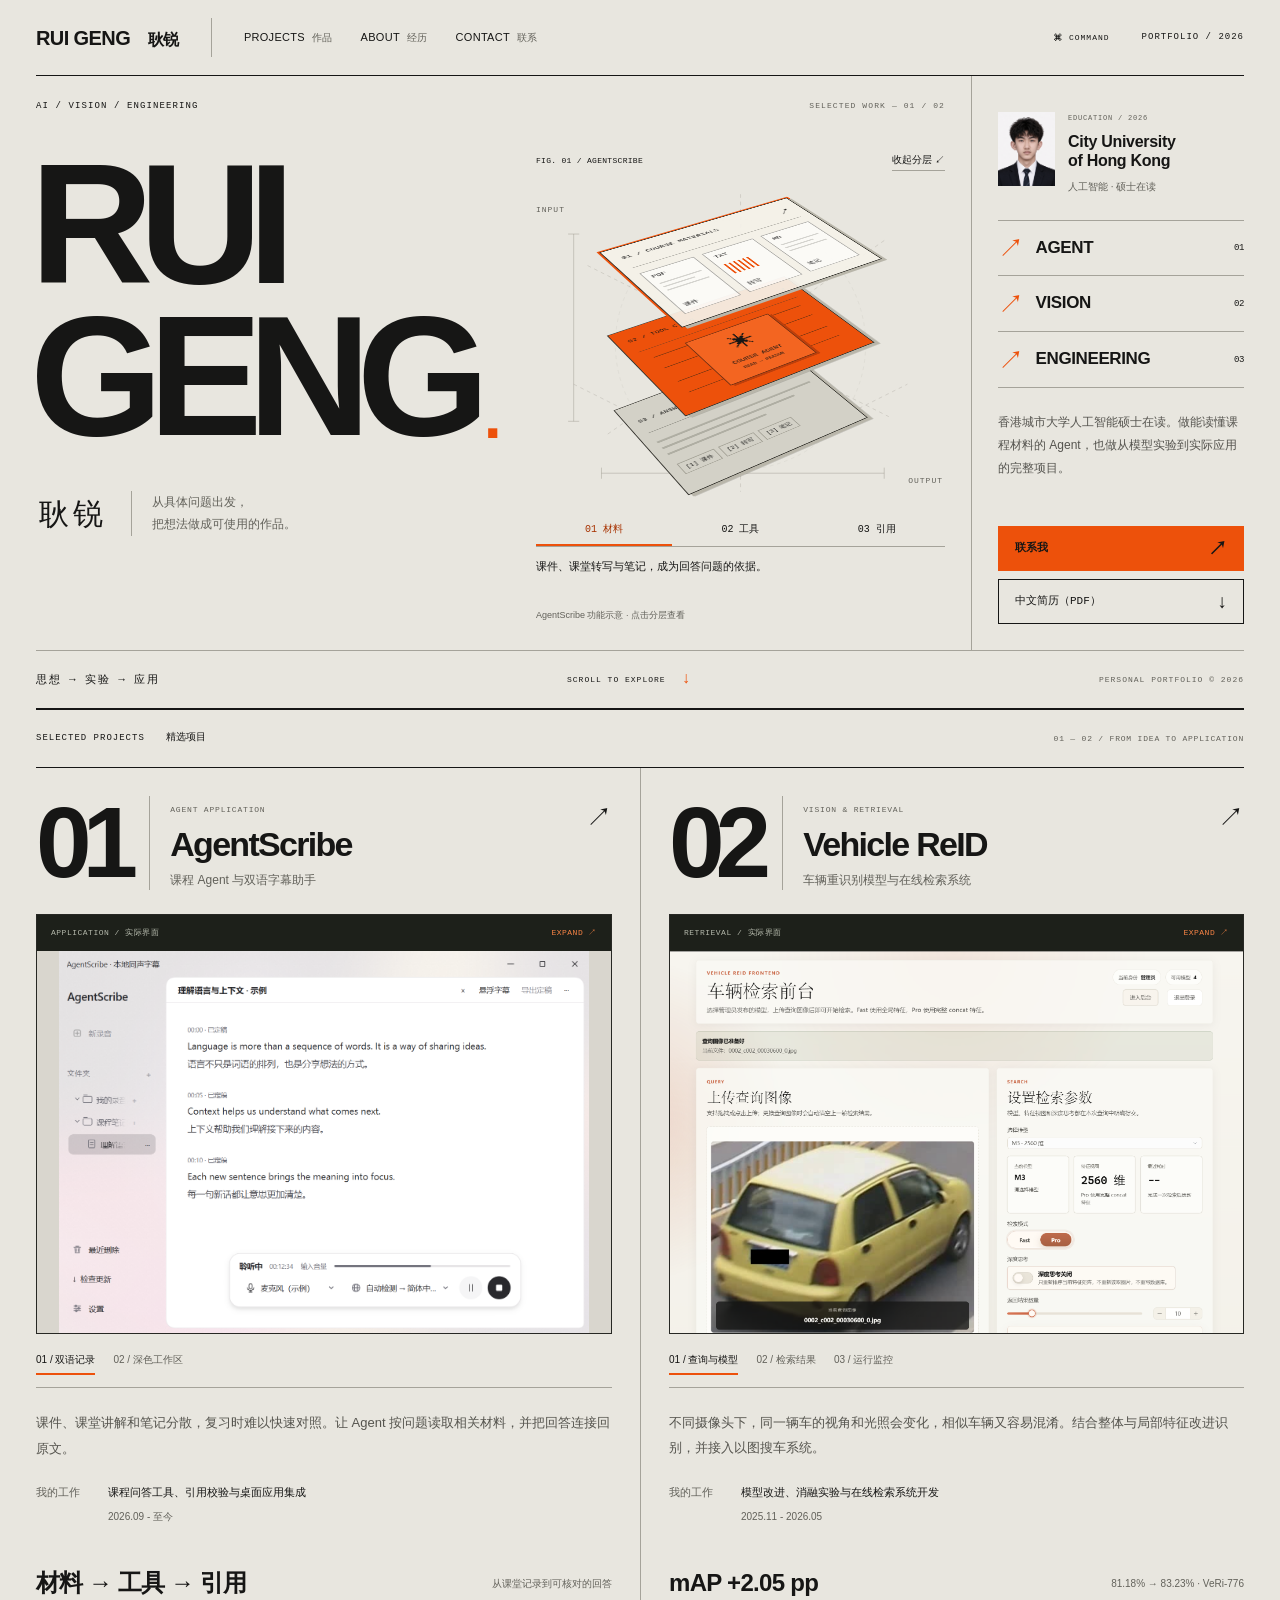
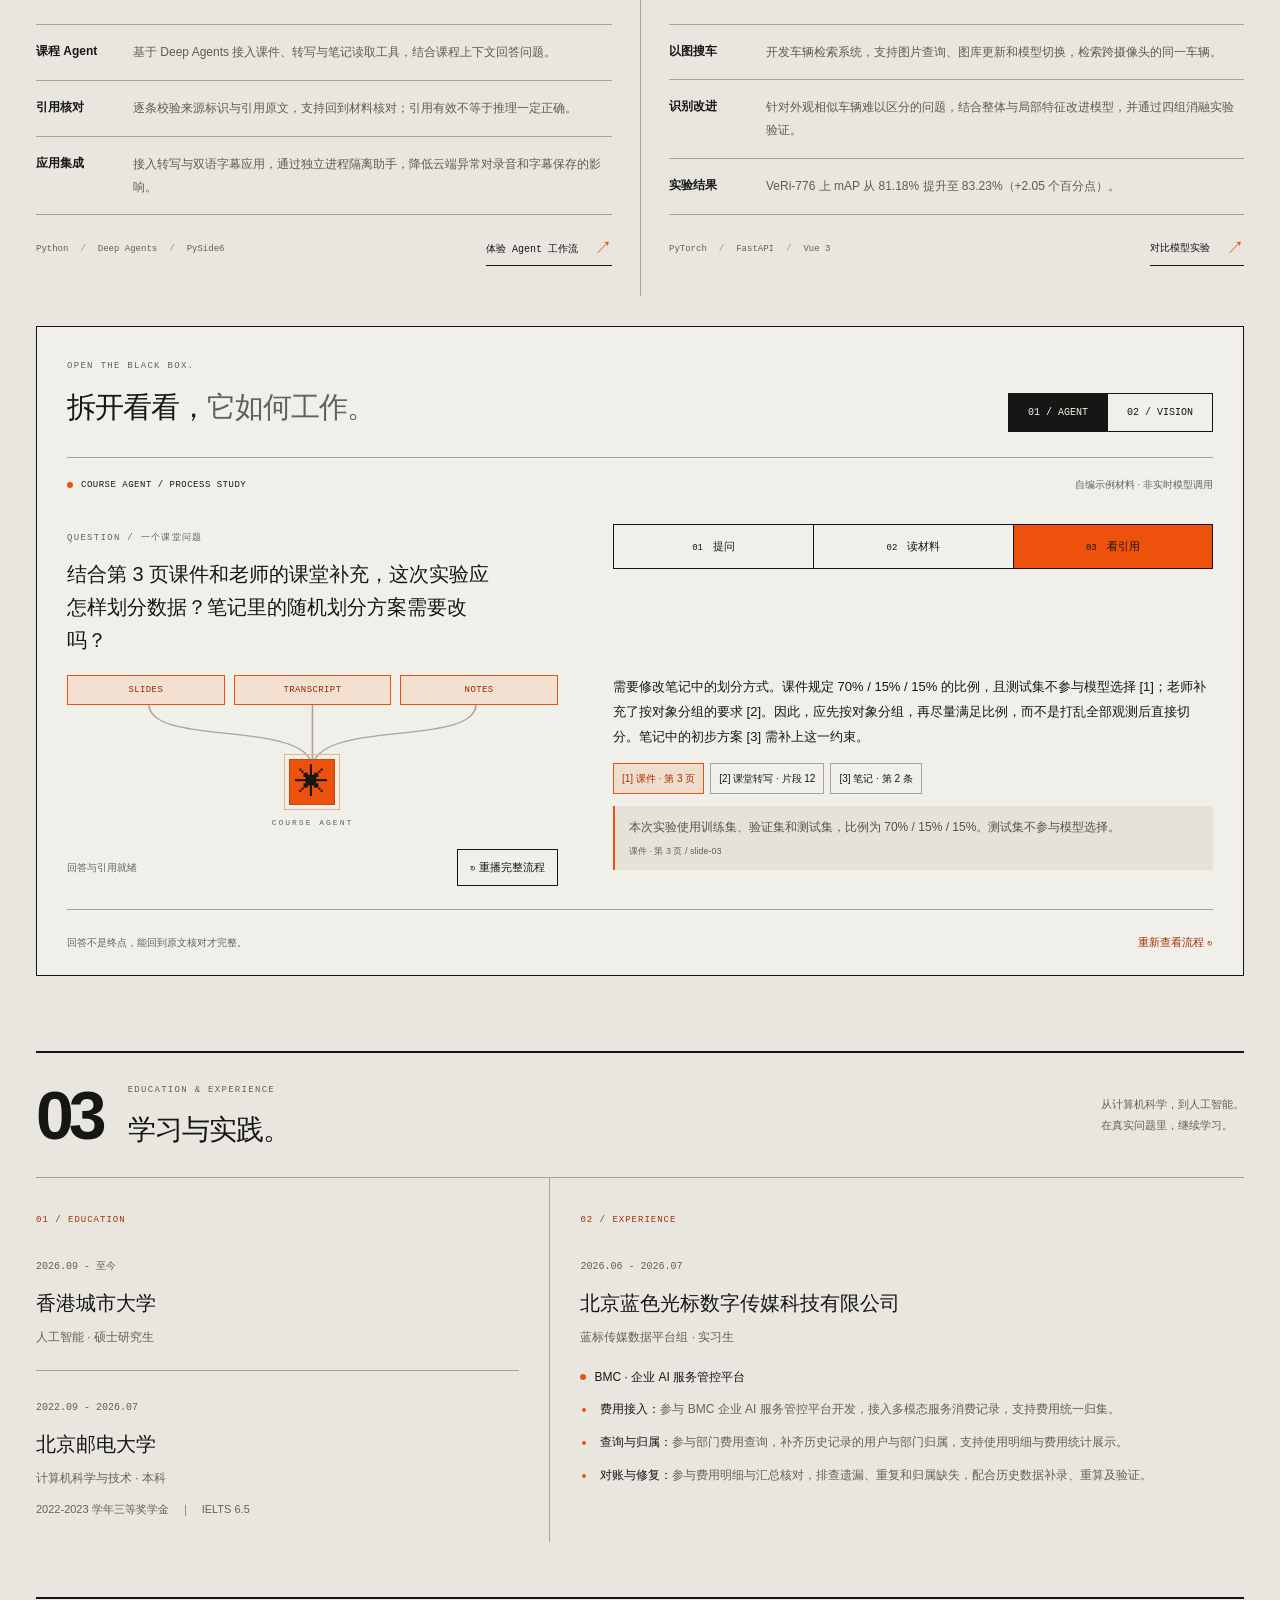
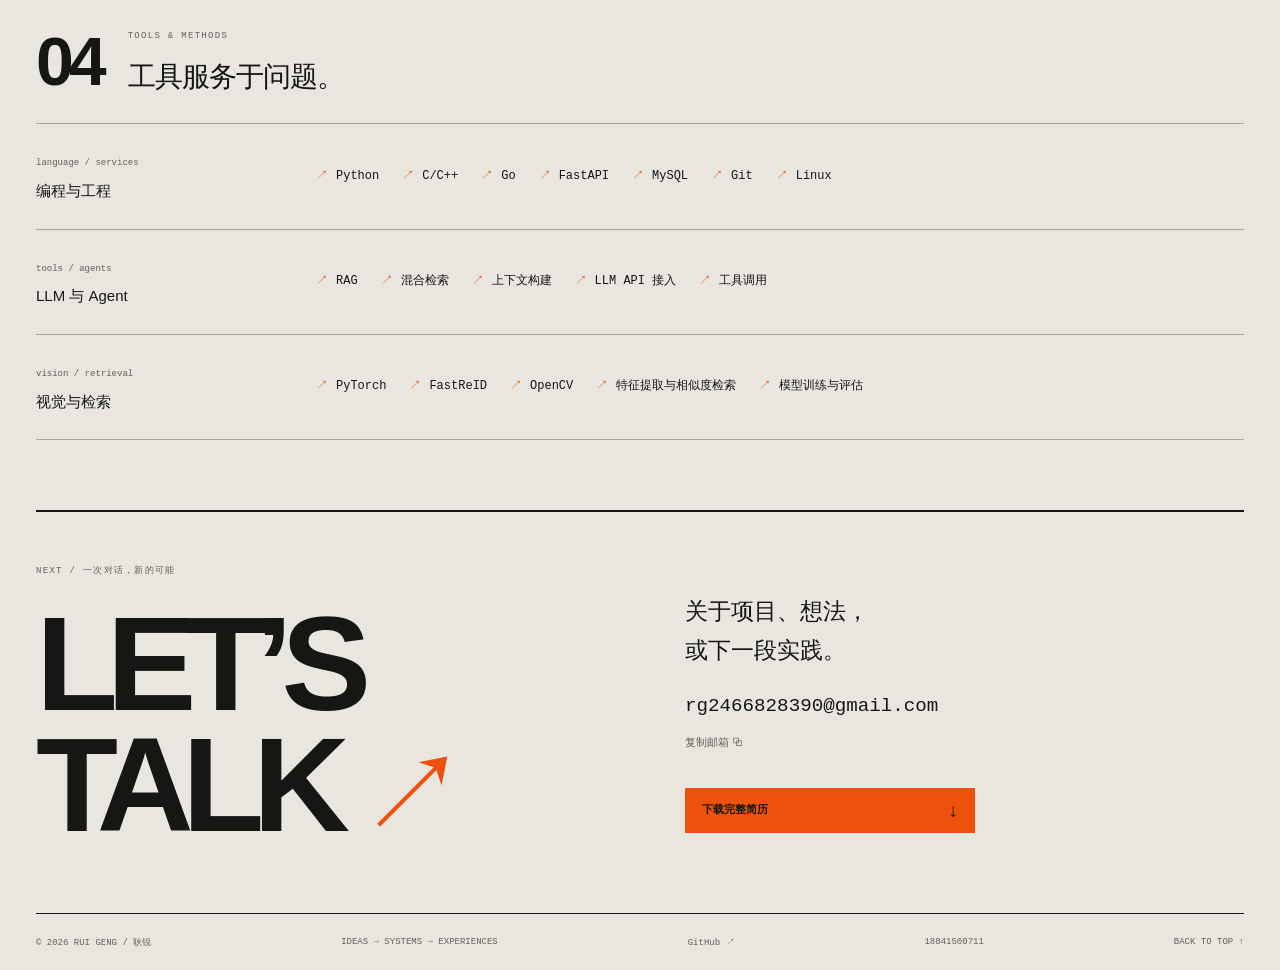
<file: index.html>
<!doctype html>
<html lang="zh-CN">
<head>
  <meta charset="utf-8">
  <meta name="viewport" content="width=device-width, initial-scale=1">
  <meta name="description" content="耿锐的个人作品集：AgentScribe 课程 Agent、车辆重识别与在线检索，以及 BMC 企业 AI 平台实习经历。">
  <meta name="theme-color" content="#e8e6df">
  <title>耿锐 Rui Geng — Projects & Practice</title>
  <link rel="icon" type="image/svg+xml" href="./assets/favicon.svg">
  <link rel="stylesheet" href="./styles.css">
  <link rel="stylesheet" href="./motion.css">
  <script src="./content.js" defer></script>
  <script src="./app.js" defer></script>
  <script src="./motion.js" defer></script>
</head>
<body>
  <a class="skip-link" href="#main">跳至正文</a>
  <div class="scroll-progress" aria-hidden="true"></div>
  <header class="site-header section-width">
    <a class="brand" href="#home" aria-label="回到首页">RUI GENG <span data-field="name">耿锐</span></a>
    <nav aria-label="主导航"><a href="#projects">PROJECTS <span>作品</span></a><a href="#journey">ABOUT <span>经历</span></a><a href="#contact">CONTACT <span>联系</span></a></nav>
    <button class="command-open" type="button" aria-label="打开命令终端">⌘ <span>COMMAND</span></button>
    <span class="header-index" aria-hidden="true">PORTFOLIO / 2026</span>
  </header>
  <main id="main">
    <section class="hero section-width" id="home" aria-labelledby="hero-title">
      <div class="hero-main">
        <div class="hero-topline"><span>AI / VISION / ENGINEERING</span><span>SELECTED WORK — 01 / 02</span></div>
        <div class="hero-name">
          <h1 id="hero-title" aria-label="Rui Geng 耿锐"><span aria-hidden="true">RUI</span><span aria-hidden="true">GENG<span class="name-period">.</span></span></h1>
          <div class="name-caption"><span data-field="name">耿锐</span><p>从具体问题出发，<br>把想法做成可使用的作品。</p></div>
        </div>
        <figure class="assembly" aria-label="AgentScribe 工作流程的交互拆解图">
          <div class="assembly-heading"><span>FIG. 01 / AGENTSCRIBE</span><button id="assembly-toggle" type="button" aria-pressed="true">收起分层 ↙</button></div>
          <div class="assembly-stage">
            <svg class="draft-lines" viewBox="0 0 420 370" aria-hidden="true"><path d="M30 230 210 320 390 230M210 25V346M45 102 370 265M365 75 65 285" /><path class="dimension" d="M30 68V270M24 68H36M24 270H36M60 326H365M60 320V332M365 320V332" /><circle cx="210" cy="187" r="135"/></svg>
            <div class="assembly-stack">
              <button class="assembly-layer material-layer" data-layer="0" type="button" aria-label="查看课程材料层" aria-pressed="true"><span class="layer-header">01 / COURSE MATERIALS <i>↗</i></span><span class="mini-docs"><span><b>PDF</b><i></i><i></i><i></i><small>课件</small></span><span><b>TXT</b><em class="mini-wave"><i></i><i></i><i></i><i></i><i></i><i></i></em><small>转写</small></span><span><b>MD</b><i></i><i></i><i></i><small>笔记</small></span></span></button>
              <button class="assembly-layer tool-layer" data-layer="1" type="button" aria-label="查看 Agent 工具调用层" aria-pressed="false"><span class="layer-header">02 / TOOL CALLS <i>↗</i></span><span class="chip"><span>✳</span><b>COURSE AGENT</b><small>READ → REASON</small></span><span class="chip-trace" aria-hidden="true"></span></button>
              <button class="assembly-layer answer-layer" data-layer="2" type="button" aria-label="查看回答与引用层" aria-pressed="false"><span class="layer-header">03 / ANSWER + SOURCES <i>↗</i></span><span class="answer-lines"><i></i><i></i><i></i></span><span class="citation-chips"><span>[1] 课件</span><span>[2] 转写</span><span>[3] 笔记</span></span></button>
            </div>
            <span class="drawing-axis axis-one" aria-hidden="true">INPUT</span><span class="drawing-axis axis-two" aria-hidden="true">OUTPUT</span>
          </div>
          <figcaption><div class="assembly-selectors" role="group" aria-label="选择流程层"><button type="button" data-layer="0" aria-pressed="true">01 材料</button><button type="button" data-layer="1" aria-pressed="false">02 工具</button><button type="button" data-layer="2" aria-pressed="false">03 引用</button></div><p id="assembly-description" role="status">课件、课堂转写与笔记，成为回答问题的依据。</p><span class="diagram-note">AgentScribe 功能示意 · 点击分层查看</span></figcaption>
        </figure>
      </div>
      <aside class="hero-aside">
        <div class="profile-id"><img src="./assets/portrait.png" alt="耿锐的证件照" width="64" height="82"><div><span class="tiny-label">EDUCATION / 2026</span><h2>City University<br>of Hong Kong</h2><p>人工智能 · 硕士在读</p></div></div>
        <div class="discipline-links"><a href="#agentscribe"><span>↗</span> AGENT <small>01</small></a><a href="#vehicle-reid"><span>↗</span> VISION <small>02</small></a><a href="#journey"><span>↗</span> ENGINEERING <small>03</small></a></div>
        <p class="hero-intro" data-field="introduction"></p>
        <div class="hero-actions">
          <a class="button primary" href="#contact">联系我 <span aria-hidden="true">↗</span></a>
          <a class="button secondary pdf-link" hreflang="zh" href="./assets/Rui-Geng-Resume.pdf" download>中文简历（PDF）<span aria-hidden="true">↓</span></a>
        </div>
      </aside>
      <div class="hero-foot"><span>思想 → 实验 → 应用</span><a href="#projects">SCROLL TO EXPLORE <span>↓</span></a><span>PERSONAL PORTFOLIO © 2026</span></div>
    </section>
    <section class="projects-section section-width" id="projects" aria-labelledby="projects-title">
      <div class="section-kicker"><h2 id="projects-title">SELECTED PROJECTS <span>精选项目</span></h2><span>01 — 02 / FROM IDEA TO APPLICATION</span></div>
      <div class="project-grid">
        <article class="project reveal" id="agentscribe">
          <div class="project-heading"><span class="project-number" aria-hidden="true">01</span><div><span class="tiny-label">AGENT APPLICATION</span><h3>AgentScribe</h3><p class="project-subtitle" data-label="agentscribe"></p></div><a class="repo-link" data-repo="agentscribe" target="_blank" rel="noopener noreferrer" aria-label="查看 AgentScribe GitHub 仓库">↗</a></div>
          <button class="screenshot-button" type="button" data-image="agentscribe" aria-label="放大 AgentScribe 应用截图"><span class="screen-label"><span>APPLICATION / 实际界面</span><span>EXPAND ↗</span></span><img src="./assets/agentscribe.png" alt="AgentScribe 实际应用界面，展示双语记录、录音列表和录音控制，使用示例内容" width="1350" height="975" loading="lazy"></button>
          <p class="project-description" data-description="agentscribe"></p>
          <dl class="project-points" data-points="agentscribe"></dl>
          <div class="project-bottom"><div class="tags" data-tags="agentscribe"></div><button class="text-link" data-open-lab="agent" type="button">体验 Agent 工作流 <span>↗</span></button></div>
        </article>
        <article class="project reveal" id="vehicle-reid">
          <div class="project-heading"><span class="project-number" aria-hidden="true">02</span><div><span class="tiny-label">VISION & RETRIEVAL</span><h3>Vehicle ReID</h3><p class="project-subtitle" data-label="vehicle-reid"></p></div><a class="repo-link" data-repo="vehicle-reid" target="_blank" rel="noopener noreferrer" aria-label="查看 Vehicle ReID GitHub 仓库">↗</a></div>
          <button class="screenshot-button reid-screenshot" type="button" data-image="vehicle-reid" aria-label="放大车辆检索系统截图"><span class="screen-label"><span>RETRIEVAL / 实际界面</span><span>EXPAND ↗</span></span><img src="./assets/vehicle-reid.png" alt="Vehicle ReID 系统实际截图，展示查询车辆、模型选择与检索模式" width="2550" height="1275" loading="lazy"></button>
          <p class="project-description" data-description="vehicle-reid"></p>
          <dl class="project-points" data-points="vehicle-reid"></dl>
          <div class="project-bottom"><div class="tags" data-tags="vehicle-reid"></div><button class="text-link" data-open-lab="vision" type="button">对比模型实验 <span>↗</span></button></div>
        </article>
      </div>
    </section>
    <section class="lab-section section-width reveal" id="lab" aria-labelledby="lab-title">
      <div class="lab-header"><div><span class="tiny-label">OPEN THE BLACK BOX.</span><h2 id="lab-title">拆开看看，<span>它如何工作。</span></h2></div><div class="lab-tabs" role="tablist" aria-label="选择项目演示"><button id="tab-agent" type="button" role="tab" data-lab="agent" aria-controls="lab-agent" aria-selected="true">01 / AGENT</button><button id="tab-vision" type="button" role="tab" data-lab="vision" aria-controls="lab-vision" aria-selected="false" tabindex="-1">02 / VISION</button></div></div>
      <div id="lab-agent" class="lab-panel" role="tabpanel" aria-labelledby="tab-agent">
        <div class="agent-demo"><div class="demo-top"><span><i class="status-dot" aria-hidden="true"></i> COURSE AGENT / PROCESS STUDY</span><span class="demo-badge">自编示例材料 · 非实时模型调用</span></div><div class="agent-question"><span class="tiny-label">QUESTION / 一个课堂问题</span><p id="agent-question"></p></div><div class="agent-steps" role="group" aria-label="查看 Agent 处理步骤"><button type="button" data-step="0" aria-pressed="true"><span>01</span> 提问</button><button type="button" data-step="1" aria-pressed="false"><span>02</span> 读材料</button><button type="button" data-step="2" aria-pressed="false"><span>03</span> 看引用</button></div><div id="agent-panel" class="agent-panel" aria-live="polite"></div><div class="demo-controls"><span>回答不是终点，能回到原文核对才完整。</span><button id="agent-next" type="button">查看读取工具 →</button></div></div>
      </div>
      <div id="lab-vision" class="lab-panel" role="tabpanel" aria-labelledby="tab-vision" hidden>
        <div class="experiment"><div class="demo-top"><span><i class="status-dot" aria-hidden="true"></i> VEHICLE REID / EXPERIMENT LOG</span><span class="demo-badge">已记录的实验结果</span></div><div class="experiment-layout"><div class="experiment-controls"><span class="tiny-label">SAME DATASET. DIFFERENT MODELS.</span><h3>相似的车，<br>更准确地区分。</h3><p>切换基线与改进模型，比较相同实验条件下的检索表现。</p><div class="model-switch" role="group" aria-label="选择实验模型"><button type="button" data-model="baseline" aria-pressed="false">M0 / 基线</button><button type="button" class="active" data-model="improved" aria-pressed="true">M3 / SaGL</button></div></div><div class="experiment-results"><div class="metric-row"><div><span class="tiny-label">mAP</span><div class="metric-number"><span id="map-number">83.23</span><small>%</small></div><div class="metric-track"><i id="map-bar"></i></div></div><div><span class="tiny-label">mINP</span><div class="metric-number"><span id="minp-number">48.99</span><small>%</small></div><div class="metric-track"><i id="minp-bar"></i></div></div></div><div class="experiment-foot"><strong id="metric-delta">mAP +2.05 pp / mINP +4.77 pp</strong><span>VeRi-776 · seed3、seed4 平均<br>无 re-ranking · 基线 M0-F0，对比 M3-F1</span></div></div></div><div class="pipeline" aria-label="检索流程"><span>查询图片</span><b aria-hidden="true">→</b><span>特征提取</span><b aria-hidden="true">→</b><span>相似度排序</span><b aria-hidden="true">→</b><span>检索结果</span></div></div>
      </div>
    </section>
    <section class="journey-section section-width" id="journey" aria-labelledby="journey-title">
      <div class="section-heading reveal"><span class="section-number">03</span><div><span class="tiny-label">EDUCATION & EXPERIENCE</span><h2 id="journey-title">学习与实践。</h2></div><p>从计算机科学，到人工智能。<br>在真实问题里，继续学习。</p></div>
      <div class="journey-grid reveal"><div class="journey-column"><span class="file-label">01 / EDUCATION</span><div id="education-list"></div></div><div class="journey-column"><span class="file-label">02 / EXPERIENCE</span><div class="journey-entry internship"><span class="entry-period" id="internship-period"></span><h3 id="internship-company"></h3><p id="internship-team"></p><div class="internship-project"><span class="status-dot" aria-hidden="true"></span> BMC · 企业 AI 服务管控平台</div><ul id="internship-bullets"></ul></div></div></div>
    </section>
    <section class="skills-section section-width" id="skills" aria-labelledby="skills-title"><div class="section-heading reveal"><span class="section-number">04</span><div><span class="tiny-label">TOOLS & METHODS</span><h2 id="skills-title">工具服务于问题。</h2></div></div><div class="skill-table reveal" id="skills-list"></div></section>
    <section class="contact-section section-width reveal" id="contact" aria-labelledby="contact-title"><div class="contact-title"><span class="tiny-label">NEXT / 一次对话，新的可能</span><h2 id="contact-title">LET’S<br>TALK<span>↗</span></h2></div><div class="contact-details"><p>关于项目、想法，<br>或下一段实践。</p><a class="email-link" id="email-link"></a><div><button class="copy-email" id="copy-email" type="button" aria-label="复制邮箱">复制邮箱 ⧉</button><span class="copy-feedback" id="copy-feedback" role="status"></span></div><a class="button primary pdf-link" href="./assets/Rui-Geng-Resume.pdf" download>下载完整简历 <span>↓</span></a></div></section>
  </main>
  <footer class="section-width"><span>© 2026 RUI GENG / 耿锐</span><span>IDEAS → SYSTEMS → EXPERIENCES</span><a id="footer-github" target="_blank" rel="noopener noreferrer">GitHub ↗</a><a id="phone-link"></a><a href="#home" aria-label="返回顶部">BACK TO TOP ↑</a></footer>
  <dialog id="image-dialog" aria-labelledby="image-dialog-title"><div class="lightbox-toolbar"><span id="image-dialog-title"></span><button type="button" id="close-image" aria-label="关闭截图">关闭 ×</button></div><img id="lightbox-image" alt=""><p>项目实际截图；其中示例内容和相似度不代表全面准确率或当前实时推理结果。</p></dialog>
  <dialog id="command-dialog" aria-labelledby="command-title"><div class="window-bar"><h2 id="command-title">RUI GENG / COMMAND LINE</h2><button type="button" id="close-command" aria-label="关闭命令终端">ESC ×</button></div><p class="terminal-intro">另一个探索入口。输入 help 查看命令。</p><div class="terminal-output" id="terminal-output" role="log" aria-label="命令输出" aria-live="polite"><div>✓ 2 projects loaded</div><div>about / projects / resume / help</div></div><form id="terminal-form" class="terminal-form"><label for="terminal-input" aria-label="终端命令">❯</label><input id="terminal-input" autocomplete="off" autocapitalize="off" spellcheck="false" maxlength="120" aria-label="输入终端命令" placeholder="help" enterkeyhint="go"><button type="submit" aria-label="执行命令">↵</button></form><div class="terminal-shortcuts" aria-label="快捷命令"><button type="button" data-command="about">about</button><button type="button" data-command="projects">projects</button><button type="button" data-command="resume">resume</button><button type="button" data-command="help">help</button></div></dialog>
  <noscript><div class="noscript-note">交互内容需要 JavaScript。<a href="./assets/Rui-Geng-Resume.pdf">下载完整 PDF 简历</a>。</div></noscript>
</body>
</html>
</file>
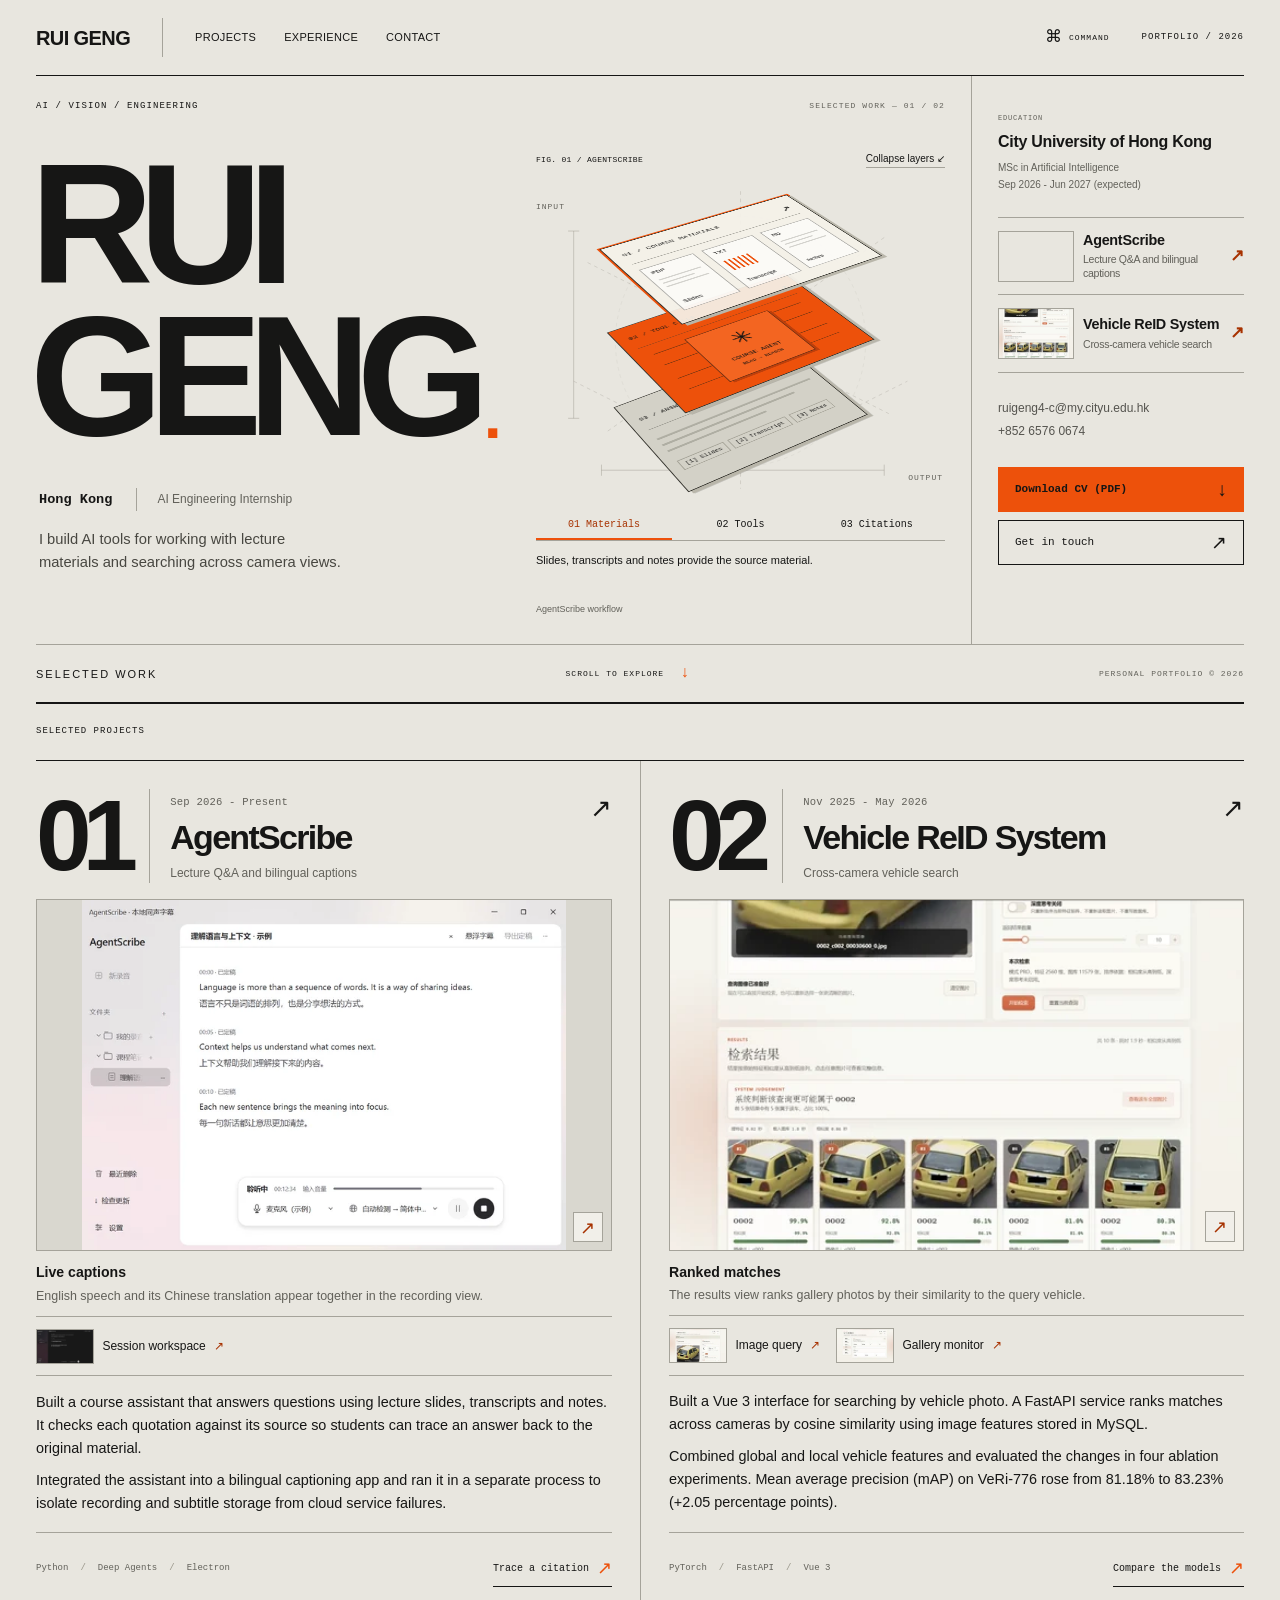
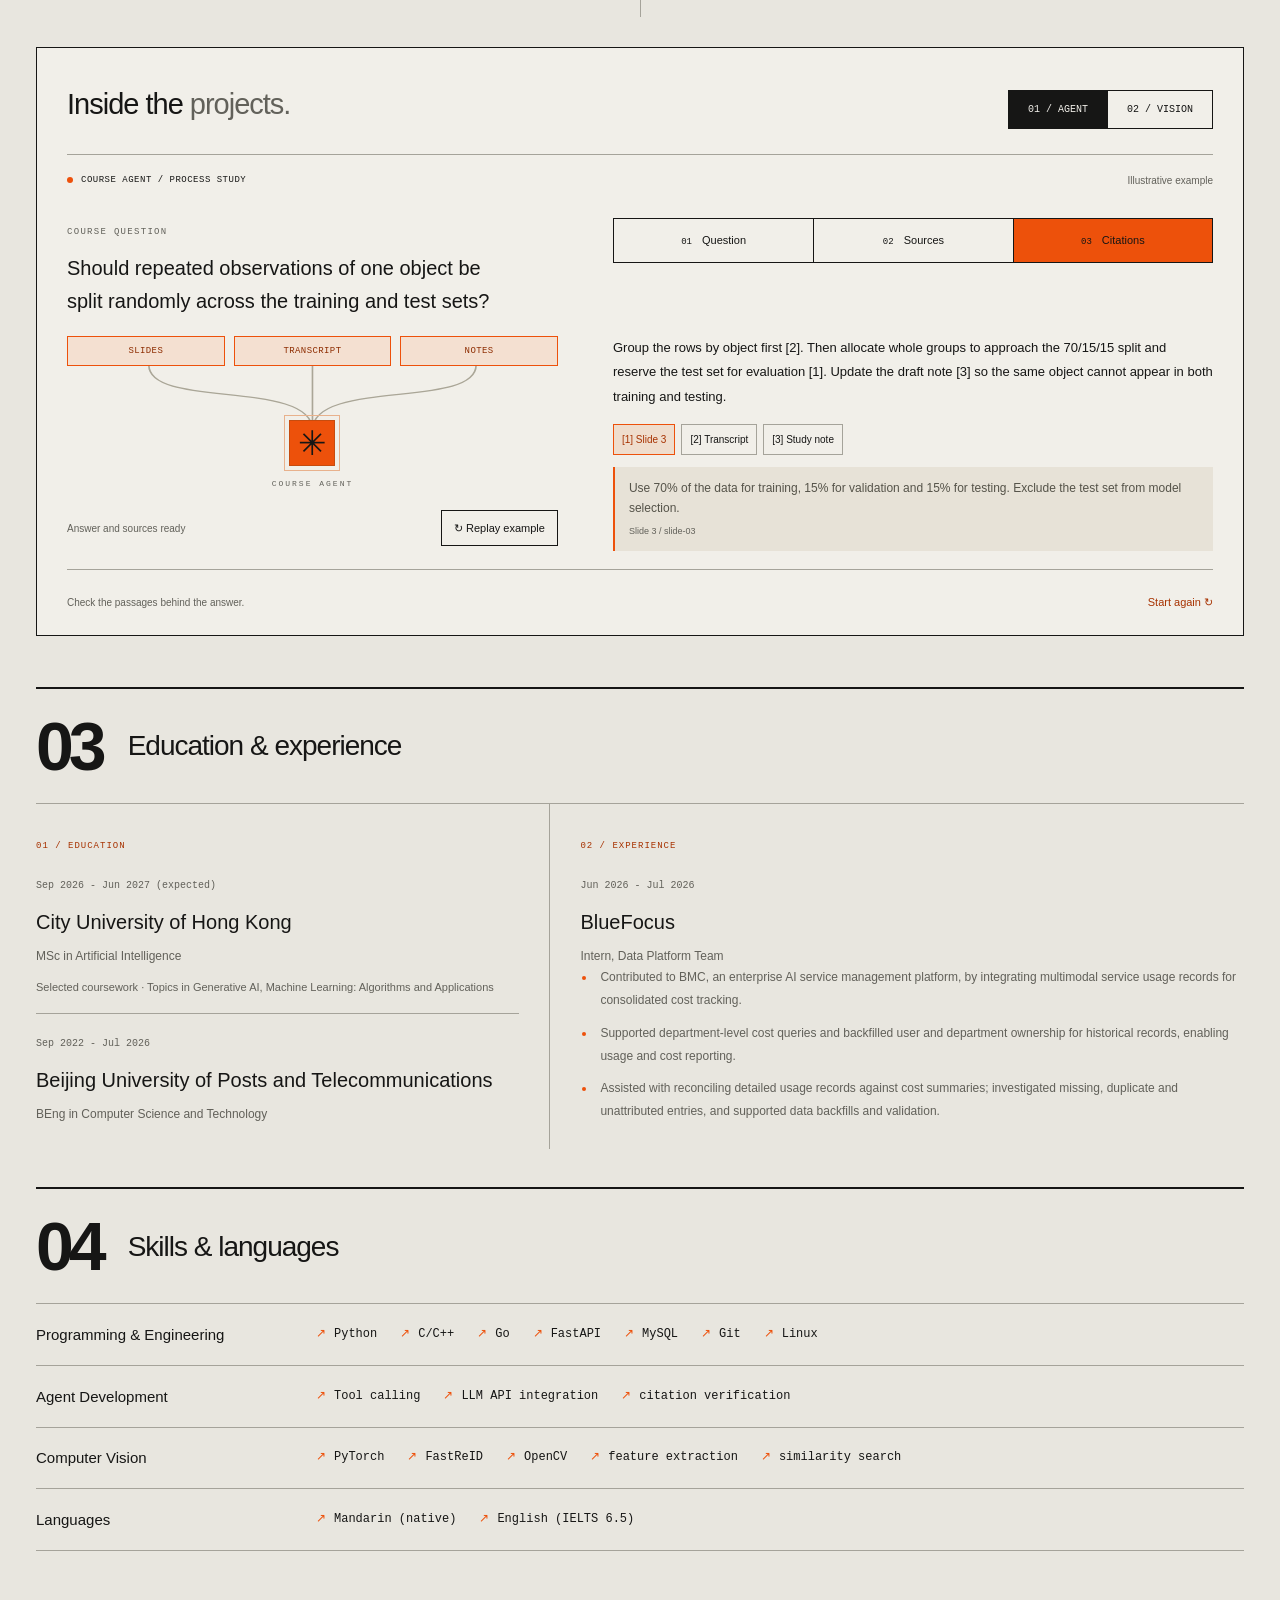
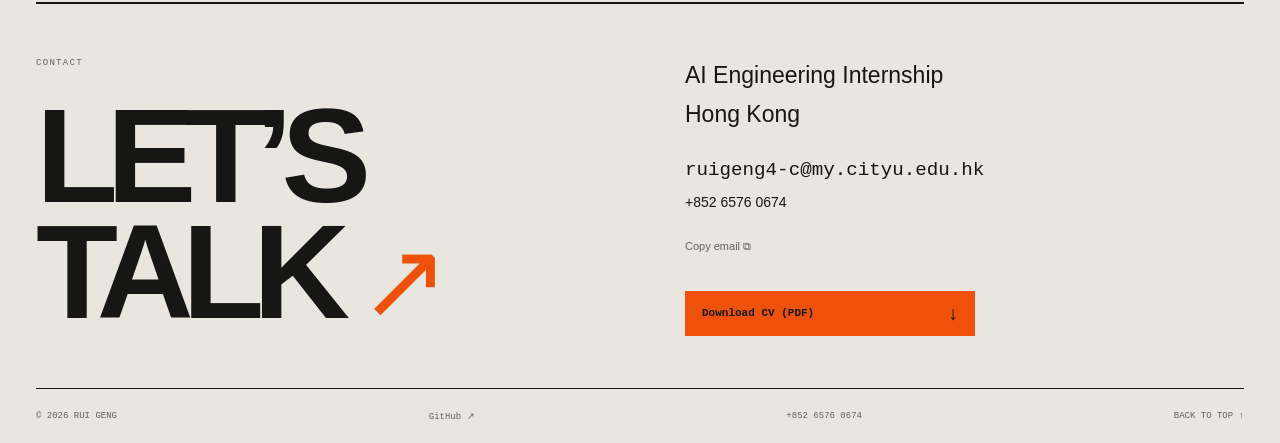
<file: hk/index.html>
<!doctype html>
<html lang="en-HK">
<head>
  <meta charset="utf-8">
  <meta name="viewport" content="width=device-width, initial-scale=1">
  <meta name="description" content="Rui Geng’s Hong Kong portfolio. Explore a lecture assistant with verifiable citations and a cross-camera vehicle retrieval system.">
  <meta name="theme-color" content="#e8e6df">
  <title>Rui Geng — AI Engineering · Hong Kong</title>
  <link rel="icon" type="image/svg+xml" href="../assets/favicon.svg">
  <link rel="stylesheet" href="../styles.css">
  <link rel="stylesheet" href="../motion.css">
  <link rel="stylesheet" href="./hk.css?v=gallery3">
  <script src="./content.js?v=gallery2" defer></script>
  <script src="../app.js?v=gallery2" defer></script>
  <script src="../motion.js" defer></script>
</head>
<body>
  <a class="skip-link" href="#main">Skip to content</a>
  <div class="scroll-progress" aria-hidden="true"></div>
  <header class="site-header section-width">
    <a class="brand" href="#home" aria-label="Home">RUI GENG</a>
    <nav aria-label="Main navigation"><a href="#projects">PROJECTS</a><a href="#journey">EXPERIENCE</a><a href="#contact">CONTACT</a></nav>
    <button class="command-open" type="button" aria-label="Open command palette">⌘ <span>COMMAND</span></button>
    <span class="header-index" aria-hidden="true">PORTFOLIO / 2026</span>
  </header>
  <main id="main" data-rendered-cv>
    <section class="hero section-width" id="home" aria-labelledby="hero-title">
      <div class="hero-main">
        <div class="hero-topline"><span>AI / VISION / ENGINEERING</span><span>SELECTED WORK — 01 / 02</span></div>
        <div class="hero-name">
          <h1 id="hero-title" aria-label="Rui Geng"><span aria-hidden="true">RUI</span><span aria-hidden="true">GENG<span class="name-period">.</span></span></h1>
          <div class="name-caption"><span>Hong Kong</span><p>AI Engineering Internship</p></div>
          <p class="hero-summary">I build AI tools for working with lecture materials and searching across camera views.</p>
        </div>
        <figure class="assembly" aria-label="Interactive diagram of the AgentScribe workflow">
          <div class="assembly-heading"><span>FIG. 01 / AGENTSCRIBE</span><button id="assembly-toggle" type="button" aria-pressed="true">Collapse layers ↙</button></div>
          <div class="assembly-stage">
            <svg class="draft-lines" viewBox="0 0 420 370" aria-hidden="true"><path d="M30 230 210 320 390 230M210 25V346M45 102 370 265M365 75 65 285" /><path class="dimension" d="M30 68V270M24 68H36M24 270H36M60 326H365M60 320V332M365 320V332" /><circle cx="210" cy="187" r="135"/></svg>
            <div class="assembly-stack">
              <button class="assembly-layer material-layer" data-layer="0" type="button" aria-label="Inspect course materials" aria-pressed="true"><span class="layer-header">01 / COURSE MATERIALS <i>↗</i></span><span class="mini-docs"><span><b>PDF</b><i></i><i></i><i></i><small>Slides</small></span><span><b>TXT</b><em class="mini-wave"><i></i><i></i><i></i><i></i><i></i><i></i></em><small>Transcript</small></span><span><b>MD</b><i></i><i></i><i></i><small>Notes</small></span></span></button>
              <button class="assembly-layer tool-layer" data-layer="1" type="button" aria-label="Inspect tool calls" aria-pressed="false"><span class="layer-header">02 / TOOL CALLS <i>↗</i></span><span class="chip"><span>✳</span><b>COURSE AGENT</b><small>READ → REASON</small></span><span class="chip-trace" aria-hidden="true"></span></button>
              <button class="assembly-layer answer-layer" data-layer="2" type="button" aria-label="Inspect the answer and sources" aria-pressed="false"><span class="layer-header">03 / ANSWER + SOURCES <i>↗</i></span><span class="answer-lines"><i></i><i></i><i></i></span><span class="citation-chips"><span>[1] Slides</span><span>[2] Transcript</span><span>[3] Notes</span></span></button>
            </div>
            <span class="drawing-axis axis-one" aria-hidden="true">INPUT</span><span class="drawing-axis axis-two" aria-hidden="true">OUTPUT</span>
          </div>
          <figcaption><div class="assembly-selectors" role="group" aria-label="Select a workflow layer"><button type="button" data-layer="0" aria-pressed="true">01 Materials</button><button type="button" data-layer="1" aria-pressed="false">02 Tools</button><button type="button" data-layer="2" aria-pressed="false">03 Citations</button></div><p id="assembly-description" role="status">Slides, transcripts and notes provide the source material.</p><span class="diagram-note">AgentScribe workflow</span></figcaption>
        </figure>
      </div>
      <aside class="hero-aside">
        <div class="profile-id"><div><span class="tiny-label">EDUCATION</span><h2>City University of Hong Kong</h2><p>MSc in Artificial Intelligence</p><p>Sep 2026 - Jun 2027 (expected)</p></div></div>
        <div class="discipline-links"><a href="#agentscribe">
    <picture><source type="image/webp" srcset="./images/agentscribe-240.webp 240w, ./images/agentscribe-640.webp 640w, ./images/agentscribe-1120.webp 1120w" sizes="(max-width: 700px) 72px, 78px"><img src="../assets/agentscribe.png" width="1350" height="975" alt="" loading="eager" decoding="async"></picture>
    <span class="shortcut-label">AgentScribe<small>Lecture Q&amp;A and bilingual captions</small></span><i aria-hidden="true">↗</i></a>
<a href="#vehicle-reid">
    <picture><source type="image/webp" srcset="./images/vehicle-reid-results-240.webp 240w, ./images/vehicle-reid-results-640.webp 640w, ./images/vehicle-reid-results-1120.webp 1120w" sizes="(max-width: 700px) 72px, 78px"><img src="../assets/vehicle-reid-results.png" width="2550" height="1275" alt="" loading="eager" decoding="async"></picture>
    <span class="shortcut-label">Vehicle ReID System<small>Cross-camera vehicle search</small></span><i aria-hidden="true">↗</i></a></div>
        <div class="hero-intro hk-direct"><a href="mailto:ruigeng4-c@my.cityu.edu.hk">ruigeng4-c@my.cityu.edu.hk</a><a href="tel:+85265760674">+852 6576 0674</a></div>
        <div class="hero-actions">
          <a class="button primary pdf-link" href="../assets/Rui-Geng-CV-HK.pdf" download="Rui-Geng-CV-HK.pdf">Download CV (PDF) <span aria-hidden="true">↓</span></a>
          <a class="button secondary" href="#contact">Get in touch <span aria-hidden="true">↗</span></a>
        </div>
      </aside>
      <div class="hero-foot"><span>SELECTED WORK</span><a href="#projects">SCROLL TO EXPLORE <span>↓</span></a><span>PERSONAL PORTFOLIO © 2026</span></div>
    </section>
    <section class="projects-section section-width" id="projects" aria-labelledby="projects-title">
      <div class="section-kicker"><h2 id="projects-title">SELECTED PROJECTS</h2></div>
      <div class="project-grid">
        <article class="project reveal" id="agentscribe">
    <div class="project-heading">
      <span class="project-number" aria-hidden="true">01</span>
      <div><span class="entry-period">Sep 2026 - Present</span><h3>AgentScribe</h3><p class="project-subtitle">Lecture Q&amp;A and bilingual captions</p></div>
      <a class="repo-link" href="https://github.com/Rand0MGG/agentscribe-local" target="_blank" rel="noopener noreferrer" aria-label="AgentScribe source code on GitHub">↗</a>
    </div>
    <figure class="project-gallery">
      <a class="gallery-cover" href="../assets/agentscribe.png" data-image="agentscribe" data-caption="AgentScribe — Live captions" data-description="English speech and its Chinese translation appear together in the recording view." aria-label="Enlarge AgentScribe — Live captions">
    <picture><source type="image/webp" srcset="./images/agentscribe-240.webp 240w, ./images/agentscribe-640.webp 640w, ./images/agentscribe-1120.webp 1120w" sizes="(max-width: 700px) calc(100vw - 36px), (max-width: 1450px) 44vw, 640px"><img src="../assets/agentscribe.png" width="1350" height="975" alt="AgentScribe recording window with timestamped English captions, Chinese translations and recording controls." loading="lazy" decoding="async"></picture><span class="expand-mark" aria-hidden="true">↗</span>
  </a>
      <figcaption><strong>Live captions</strong><span>English speech and its Chinese translation appear together in the recording view.</span></figcaption>
      <div class="gallery-strip"><a class="gallery-thumb" href="../assets/agentscribe-dark.png" data-image="agentscribe" data-caption="AgentScribe — Session workspace" data-description="A saved session with its bilingual transcript in the dark workspace." aria-label="Enlarge AgentScribe — Session workspace">
    <picture><source type="image/webp" srcset="./images/agentscribe-dark-240.webp 240w, ./images/agentscribe-dark-640.webp 640w, ./images/agentscribe-dark-1120.webp 1120w" sizes="64px"><img src="../assets/agentscribe-dark.png" width="1920" height="1260" alt="Dark AgentScribe workspace with session folders beside an English and Chinese transcript." loading="lazy" decoding="async"></picture><span>Session workspace</span><span class="expand-mark" aria-hidden="true">↗</span>
  </a></div>
    </figure>
    <div class="project-copy"><p>Built a course assistant that answers questions using lecture slides, transcripts and notes. It checks each quotation against its source so students can trace an answer back to the original material.</p>
<p>Integrated the assistant into a bilingual captioning app and ran it in a separate process to isolate recording and subtitle storage from cloud service failures.</p></div>
    <div class="project-bottom">
      <div class="tags"><span>Python</span><span>Deep Agents</span><span>Electron</span></div>
      <a class="text-link" href="#lab" data-open-lab="agent" data-cite="transcript-12">Trace a citation <span aria-hidden="true">↗</span></a>
    </div>
  </article>
<article class="project reveal" id="vehicle-reid">
    <div class="project-heading">
      <span class="project-number" aria-hidden="true">02</span>
      <div><span class="entry-period">Nov 2025 - May 2026</span><h3>Vehicle ReID System</h3><p class="project-subtitle">Cross-camera vehicle search</p></div>
      <a class="repo-link" href="https://github.com/Rand0MGG/vehicle-reid-system" target="_blank" rel="noopener noreferrer" aria-label="Vehicle ReID System source code on GitHub">↗</a>
    </div>
    <figure class="project-gallery">
      <a class="gallery-cover" href="../assets/vehicle-reid-results.png" data-image="vehicle-reid" data-caption="Vehicle ReID System — Ranked matches" data-description="The results view ranks gallery photos by their similarity to the query vehicle." aria-label="Enlarge Vehicle ReID System — Ranked matches">
    <picture><source type="image/webp" srcset="./images/vehicle-reid-results-240.webp 240w, ./images/vehicle-reid-results-640.webp 640w, ./images/vehicle-reid-results-1120.webp 1120w" sizes="(max-width: 700px) calc(100vw - 36px), (max-width: 1450px) 44vw, 640px"><img src="../assets/vehicle-reid-results.png" width="2550" height="1275" alt="Retrieval results showing five ranked photos of a yellow hatchback, with similarity scores beneath each match." loading="lazy" decoding="async"></picture><span class="expand-mark" aria-hidden="true">↗</span>
  </a>
      <figcaption><strong>Ranked matches</strong><span>The results view ranks gallery photos by their similarity to the query vehicle.</span></figcaption>
      <div class="gallery-strip"><a class="gallery-thumb" href="../assets/vehicle-reid.png" data-image="vehicle-reid" data-caption="Vehicle ReID System — Image query" data-description="A vehicle photo and the model settings used for the search." aria-label="Enlarge Vehicle ReID System — Image query">
    <picture><source type="image/webp" srcset="./images/vehicle-reid-240.webp 240w, ./images/vehicle-reid-640.webp 640w, ./images/vehicle-reid-1120.webp 1120w" sizes="64px"><img src="../assets/vehicle-reid.png" width="2550" height="1275" alt="Vehicle search interface with a yellow hatchback as the query and model settings alongside it." loading="lazy" decoding="async"></picture><span>Image query</span><span class="expand-mark" aria-hidden="true">↗</span>
  </a>
<a class="gallery-thumb" href="../assets/vehicle-reid-monitor.png" data-image="vehicle-reid" data-caption="Vehicle ReID System — Gallery monitor" data-description="The monitoring view reports gallery size and feature coverage for the selected model." aria-label="Enlarge Vehicle ReID System — Gallery monitor">
    <picture><source type="image/webp" srcset="./images/vehicle-reid-monitor-240.webp 240w, ./images/vehicle-reid-monitor-640.webp 640w, ./images/vehicle-reid-monitor-1120.webp 1120w" sizes="64px"><img src="../assets/vehicle-reid-monitor.png" width="2550" height="1275" alt="Administration screen displaying gallery counts, model feature coverage and processing status." loading="lazy" decoding="async"></picture><span>Gallery monitor</span><span class="expand-mark" aria-hidden="true">↗</span>
  </a></div>
    </figure>
    <div class="project-copy"><p>Built a Vue 3 interface for searching by vehicle photo. A FastAPI service ranks matches across cameras by cosine similarity using image features stored in MySQL.</p>
<p>Combined global and local vehicle features and evaluated the changes in four ablation experiments. Mean average precision (mAP) on VeRi-776 rose from 81.18% to 83.23% (+2.05 percentage points).</p></div>
    <div class="project-bottom">
      <div class="tags"><span>PyTorch</span><span>FastAPI</span><span>Vue 3</span></div>
      <a class="text-link" href="#lab-vision" data-open-lab="vision">Compare the models <span aria-hidden="true">↗</span></a>
    </div>
  </article>
      </div>
    </section>
    <section class="lab-section section-width reveal" id="lab" aria-labelledby="lab-title">
      <div class="lab-header"><div><h2 id="lab-title">Inside the <span>projects.</span></h2></div><div class="lab-tabs" role="tablist" aria-label="Select a project demo"><button id="tab-agent" type="button" role="tab" data-lab="agent" aria-controls="lab-agent" aria-selected="true">01 / AGENT</button><button id="tab-vision" type="button" role="tab" data-lab="vision" aria-controls="lab-vision" aria-selected="false" tabindex="-1">02 / VISION</button></div></div>
      <div id="lab-agent" class="lab-panel" role="tabpanel" aria-labelledby="tab-agent">
        <div class="agent-demo"><div class="demo-top"><span><i class="status-dot" aria-hidden="true"></i> COURSE AGENT / PROCESS STUDY</span><span class="demo-badge">Illustrative example</span></div><div class="agent-question"><span class="tiny-label">COURSE QUESTION</span><p id="agent-question">Should repeated observations of one object be split randomly across the training and test sets?</p></div><div class="agent-steps" role="group" aria-label="Select an agent step"><button type="button" data-step="0" aria-pressed="true"><span>01</span> Question</button><button type="button" data-step="1" aria-pressed="false"><span>02</span> Sources</button><button type="button" data-step="2" aria-pressed="false"><span>03</span> Citations</button></div><div id="agent-panel" class="agent-panel" aria-live="polite"><p>Group the rows by object first [2]. Then allocate whole groups to approach the 70/15/15 split and reserve the test set for evaluation [1]. Update the draft note [3] so the same object cannot appear in both training and testing.</p></div><div class="demo-controls"><span>Check the passages behind the answer.</span><button id="agent-next" type="button">Read the sources →</button></div></div>
      </div>
      <div id="lab-vision" class="lab-panel" role="tabpanel" aria-labelledby="tab-vision" hidden>
        <div class="experiment"><div class="demo-top"><span><i class="status-dot" aria-hidden="true"></i> VEHICLE REID / EXPERIMENT LOG</span><span class="demo-badge">Recorded experiment</span></div><div class="experiment-layout"><div class="experiment-controls"><span class="tiny-label">SAME DATASET. DIFFERENT MODELS.</span><h3>Matching vehicles<br> across cameras.</h3><p>Compare both models on the VeRi-776 benchmark. Higher scores indicate better retrieval.</p><div class="model-switch" role="group" aria-label="Select a model"><button type="button" data-model="baseline" aria-pressed="false">M0 / Baseline</button><button type="button" class="active" data-model="improved" aria-pressed="true">M3 / SaGL</button></div></div><div class="experiment-results"><div class="metric-row"><div><span class="tiny-label">mAP</span><div class="metric-number"><span id="map-number">83.23</span><small>%</small></div><div class="metric-track"><i id="map-bar"></i></div></div><div><span class="tiny-label">mINP</span><div class="metric-number"><span id="minp-number">48.99</span><small>%</small></div><div class="metric-track"><i id="minp-bar"></i></div></div></div><div class="experiment-foot"><strong id="metric-delta">mAP +2.05 pp / mINP +4.77 pp</strong><span>VeRi-776 · same evaluation protocol<br>Baseline vs. global and local features</span></div></div></div><div class="pipeline" aria-label="Retrieval pipeline"><span>Query image</span><b aria-hidden="true">→</b><span>Features</span><b aria-hidden="true">→</b><span>Similarity</span><b aria-hidden="true">→</b><span>Matches</span></div></div>
      </div>
    </section>
    <section class="journey-section section-width" id="journey" aria-labelledby="journey-title">
      <div class="section-heading reveal"><span class="section-number">03</span><div><h2 id="journey-title">Education & experience</h2></div></div>
      <div class="journey-grid reveal"><div class="journey-column"><span class="file-label">01 / EDUCATION</span><div id="education-list"><div class="journey-entry"><span class="entry-period">Sep 2026 - Jun 2027 (expected)</span>
    <h3>City University of Hong Kong</h3><p>MSc in Artificial Intelligence</p><p class="education-detail">Selected coursework · Topics in Generative AI, Machine Learning: Algorithms and Applications</p></div>
<div class="journey-entry"><span class="entry-period">Sep 2022 - Jul 2026</span>
    <h3>Beijing University of Posts and Telecommunications</h3><p>BEng in Computer Science and Technology</p></div></div></div><div class="journey-column"><span class="file-label">02 / EXPERIENCE</span><div class="journey-entry internship"><span class="entry-period">Jun 2026 - Jul 2026</span>
    <h3>BlueFocus</h3><p>Intern, Data Platform Team</p><ul><li>Contributed to BMC, an enterprise AI service management platform, by integrating multimodal service usage records for consolidated cost tracking.</li><li>Supported department-level cost queries and backfilled user and department ownership for historical records, enabling usage and cost reporting.</li><li>Assisted with reconciling detailed usage records against cost summaries; investigated missing, duplicate and unattributed entries, and supported data backfills and validation.</li></ul></div></div></div>
    </section>
    <section class="skills-section section-width" id="skills" aria-labelledby="skills-title"><div class="section-heading reveal"><span class="section-number">04</span><div><h2 id="skills-title">Skills & languages</h2></div></div><div class="skill-table reveal" id="skills-list"><div class="skill-row"><h3>Programming &amp; Engineering</h3>
    <div class="skill-items"><span>Python</span><span>C/C++</span><span>Go</span><span>FastAPI</span><span>MySQL</span><span>Git</span><span>Linux</span></div></div>
<div class="skill-row"><h3>Agent Development</h3>
    <div class="skill-items"><span>Tool calling</span><span>LLM API integration</span><span>citation verification</span></div></div>
<div class="skill-row"><h3>Computer Vision</h3>
    <div class="skill-items"><span>PyTorch</span><span>FastReID</span><span>OpenCV</span><span>feature extraction</span><span>similarity search</span></div></div>
<div class="skill-row"><h3>Languages</h3>
    <div class="skill-items"><span>Mandarin (native)</span><span>English (IELTS 6.5)</span></div></div></div></section>
    <section class="contact-section section-width reveal" id="contact" aria-labelledby="contact-title"><div class="contact-title"><span class="tiny-label">CONTACT</span><h2 id="contact-title">LET’S<br>TALK<span>↗</span></h2></div><div class="contact-details"><p><span>AI Engineering Internship</span><br><span>Hong Kong</span></p><a class="email-link" id="email-link" href="mailto:ruigeng4-c@my.cityu.edu.hk">ruigeng4-c@my.cityu.edu.hk</a><a class="hk-phone" href="tel:+85265760674">+852 6576 0674</a><div><button class="copy-email" id="copy-email" type="button" aria-label="Copy email">Copy email ⧉</button><span class="copy-feedback" id="copy-feedback" role="status"></span></div><a class="button primary pdf-link" href="../assets/Rui-Geng-CV-HK.pdf" download="Rui-Geng-CV-HK.pdf">Download CV (PDF) <span>↓</span></a></div></section>
  </main>
  <footer class="section-width"><span>© 2026 RUI GENG</span><a id="footer-github" href="https://github.com/Rand0MGG" target="_blank" rel="noopener noreferrer">GitHub ↗</a><a id="phone-link" href="tel:+85265760674">+852 6576 0674</a><a href="#home" aria-label="Back to top">BACK TO TOP ↑</a></footer>
  <dialog id="image-dialog" aria-labelledby="image-dialog-title"><div class="lightbox-toolbar"><span id="image-dialog-title"></span><button type="button" id="close-image" aria-label="Close preview">Close ×</button></div><p id="image-dialog-description"></p></dialog>
  <dialog id="command-dialog" aria-labelledby="command-title"><div class="window-bar"><h2 id="command-title">RUI GENG / COMMAND LINE</h2><button type="button" id="close-command" aria-label="Close command palette">ESC ×</button></div><p class="terminal-intro">Type help for available commands.</p><div class="terminal-output" id="terminal-output" role="log" aria-label="Command output" aria-live="polite"><div>✓ 2 projects loaded</div><div>about / projects / resume / help</div></div><form id="terminal-form" class="terminal-form"><label for="terminal-input" aria-label="Command">❯</label><input id="terminal-input" autocomplete="off" autocapitalize="off" spellcheck="false" maxlength="120" aria-label="Enter a command" placeholder="help" enterkeyhint="go"><button type="submit" aria-label="Run command">↵</button></form><div class="terminal-shortcuts" aria-label="Quick commands"><button type="button" data-command="about">about</button><button type="button" data-command="projects">projects</button><button type="button" data-command="resume">resume</button><button type="button" data-command="help">help</button></div></dialog>

</body>
</html>
</file>
<file: styles.css>
@charset "UTF-8";
:root{--bg:#e8e6df;--paper:#f1efe9;--ink:#161615;--muted:#62615a;--line:#a5a39a;--orange:#ed510b;--orange-dark:#a73200;--mono:"Cascadia Code",Consolas,monospace;--sans:Arial,"Microsoft YaHei","PingFang SC",sans-serif;color-scheme:light;scroll-behavior:smooth;scroll-padding-top:90px}
*{box-sizing:border-box}body{margin:0;background:var(--bg);color:var(--ink);font:14px/1.7 var(--sans);-webkit-font-smoothing:antialiased}a{color:inherit;text-decoration:none}button,input{font:inherit;color:inherit}button{cursor:pointer;border:0;border-radius:0}button,a,input{touch-action:manipulation}img{display:block;max-width:100%}::selection{background:var(--orange);color:white}:focus-visible{outline:2px solid var(--orange);outline-offset:5px}[hidden]{display:none!important}.section-width{width:min(1480px,calc(100% - 72px));margin-inline:auto}.tiny-label,.file-label,.entry-period,.hero-topline,.hero-foot,.header-index,.section-kicker,.screen-label,.tags,.text-link,.button{font-family:var(--mono)}.tiny-label{font-size:9px;letter-spacing:1.3px;line-height:1.6;color:var(--muted)}.skip-link{position:fixed;top:-90px;left:20px;padding:12px 20px;background:var(--ink);color:white;z-index:100}.skip-link:focus{top:8px}.scroll-progress{height:3px;position:fixed;top:0;left:0;background:var(--orange);z-index:100}.status-dot{width:6px;height:6px;border-radius:50%;background:var(--orange);display:inline-block;flex-shrink:0}
.site-header{height:76px;display:flex;align-items:center;gap:32px;border-bottom:1px solid var(--ink);position:sticky;top:0;z-index:30;background:#e8e6dff2;backdrop-filter:blur(16px)}.brand{font-size:20px;font-weight:800;letter-spacing:-.6px;white-space:nowrap}.brand span{font-size:16px;margin-left:13px;font-weight:600}.site-header nav{display:flex;gap:28px;border-left:1px solid var(--line);padding-left:32px;font-size:11px;letter-spacing:.3px}.site-header nav a{display:flex;gap:7px;align-items:center;padding:10px 0}.site-header nav a span{font-size:10px;color:var(--muted)}.site-header nav a:hover,.site-header nav a.active{color:var(--orange-dark)}.header-index{font-size:9px;letter-spacing:1px;white-space:nowrap}.command-open{background:none;font-size:17px;display:flex;gap:7px;align-items:center;margin-left:auto;padding:8px 0}.command-open span{font:8px var(--mono);letter-spacing:1px}.command-open:hover{color:var(--orange-dark)}
.hero{display:grid;grid-template-columns:minmax(0,1fr) 272px;border-bottom:2px solid var(--ink)}.hero-main{position:relative;display:grid;grid-template-columns:55% 45%;align-content:start;border-right:1px solid var(--line);padding:23px 26px 24px 0;container-type:inline-size;min-width:0}.hero-topline{grid-column:1/-1;display:flex;justify-content:space-between;gap:15px;font-size:9px;letter-spacing:1.1px;margin-bottom:28px}.hero-topline>span:last-child{color:var(--muted);font-size:8px}.hero-name{position:relative;z-index:2;min-width:0;padding-top:13px}.hero h1{font-family:Arial,Helvetica,sans-serif;font-size:clamp(120px,18.8cqw,285px);font-weight:900;line-height:.81;letter-spacing:-.085em;margin:0 0 0 -.035em}.hero h1>span{display:block;width:max-content;position:relative}.hero h1>span+span{margin-top:.075em}.name-period{color:var(--orange);font-size:.38em;position:absolute;right:-.41em;bottom:.03em;letter-spacing:0}.name-caption{display:flex;align-items:center;gap:24px;margin-top:43px;padding-left:3px}.name-caption>span{font-size:30px;letter-spacing:4px;white-space:nowrap}.name-caption p{font-size:12px;line-height:1.9;border-left:1px solid var(--line);padding-left:20px;margin:0;color:var(--muted)}
.hero-aside{padding:28px 0 26px 26px;display:flex;flex-direction:column;min-width:0}.profile-id{display:flex;align-items:center;gap:13px}.profile-id img{width:57px;height:74px;object-fit:cover;object-position:center 40%;filter:saturate(.65)}.profile-id .tiny-label{font-size:7px;letter-spacing:.8px}.profile-id h2{font-size:16px;line-height:1.18;letter-spacing:-.3px;margin:5px 0 7px;font-weight:700}.profile-id p{font-size:10px;color:var(--muted);margin:0}.discipline-links{margin-top:25px;border-top:1px solid var(--line)}.discipline-links a{display:flex;align-items:center;gap:12px;border-bottom:1px solid var(--line);padding:13px 0;font-size:17px;font-weight:700;letter-spacing:-.4px}.discipline-links a>span{color:var(--orange);font-weight:400;font-size:26px;line-height:1}.discipline-links small{margin-left:auto;font:9px var(--mono)}.hero-intro{font-size:12px;color:#55544f;line-height:1.9;margin:23px 0}.hero-actions{display:grid;gap:8px;margin-top:auto}.button{display:flex;align-items:center;justify-content:space-between;gap:20px;padding:12px 16px;min-height:43px;font-size:11px;border:1px solid var(--ink);position:relative;overflow:hidden}.button span{font-family:Arial;font-size:19px;line-height:1}.primary{background:var(--orange);border-color:var(--orange);color:var(--ink);font-weight:700}.secondary{background:transparent}.hero-foot{grid-column:1/-1;display:flex;align-items:center;justify-content:space-between;gap:20px;border-top:1px solid var(--line);padding:15px 0;font-size:8px;letter-spacing:1px}.hero-foot>a{display:flex;gap:16px;align-items:center}.hero-foot>a>span{font-size:16px;color:var(--orange)}.hero-foot>span:first-child{font:11px var(--sans);letter-spacing:2px}.hero-foot>span:last-child{color:var(--muted)}
.assembly{position:relative;min-width:0;margin:0;align-self:start;z-index:3}.assembly-heading{display:flex;align-items:center;justify-content:space-between;gap:8px;font:8px var(--mono);letter-spacing:.3px;padding-top:8px}.assembly-heading>button{background:none;border-bottom:1px solid var(--line);padding:3px 0;font:10px var(--sans);white-space:nowrap}.assembly-stage{height:343px;position:relative;perspective:1000px;isolation:isolate}.draft-lines{position:absolute;width:100%;height:100%;stroke:#827f7355;stroke-width:.7;fill:none;stroke-dasharray:4 4;pointer-events:none}.draft-lines .dimension{stroke-dasharray:none;stroke:#827f7380}.draft-lines circle{stroke:#827f7320}.assembly-stack{position:absolute;left:50%;top:49%;width:218px;height:156px;margin-left:-109px;margin-top:-78px;transform-style:preserve-3d;transform:rotateX(56deg) rotateZ(-33deg);--spread:95px}.assembly-layer{position:absolute;inset:0;display:block;width:100%;height:100%;text-align:left;border:1px solid #34332d;background:#efede6;padding:12px;transform-style:preserve-3d;box-shadow:3px 4px 0 #b9b6aa,4px 5px 0 #34332d33;transition:transform 1s cubic-bezier(.16,1,.3,1),box-shadow .4s,background .4s}.material-layer{transform:translateZ(var(--spread));background:#f5f2e9ed}.tool-layer{transform:translateZ(0);background:var(--orange)}.answer-layer{transform:translateZ(calc(-1 * var(--spread)));background:#d3d1c7}.layer-header{font:8px var(--mono);letter-spacing:.3px;display:flex;justify-content:space-between;border-bottom:1px solid #34332d70;padding-bottom:8px}.layer-header i{font:14px Arial}.mini-docs{display:grid;grid-template-columns:repeat(3,1fr);gap:9px;margin-top:12px}.mini-docs>span{display:flex;flex-direction:column;height:83px;border:1px solid #34332d66;padding:6px;background:#fff9}.mini-docs b{font:8px var(--mono);margin-bottom:9px}.mini-docs>span>i{height:2px;background:#7c7a704f;margin-bottom:5px;width:100%}.mini-docs>span>i:nth-of-type(2){width:75%}.mini-docs small{margin-top:auto;font-size:7px}.mini-wave{height:25px;display:flex;align-items:center;gap:3px}.mini-wave>i{height:20px;width:2px;background:var(--orange)}.chip{display:flex;flex-direction:column;align-items:center;justify-content:center;position:relative;z-index:2;margin:10px auto 0;width:100px;height:85px;border:1px solid #733113;background:#f36521;box-shadow:3px 3px 0 #bd3f0b}.chip>span{font-size:28px;line-height:1}.chip b{font:8px var(--mono);margin:9px 0 4px}.chip small{font:6px var(--mono)}.chip-trace{position:absolute;inset:58px 20px 28px;border-block:1px solid #80360f}.chip-trace:before,.chip-trace:after{content:'';position:absolute;left:0;right:0;height:1px;background:#80360f;top:30%}.chip-trace:after{top:70%}.answer-lines{display:grid;gap:8px;margin:16px 0}.answer-lines i{height:3px;background:#5d5c524d}.answer-lines i:nth-child(2){width:85%}.answer-lines i:nth-child(3){width:62%}.citation-chips{display:flex;gap:5px}.citation-chips span{font:7px var(--mono);border:1px solid #65635670;padding:3px 5px}.drawing-axis{position:absolute;font:8px var(--mono);letter-spacing:1px;color:var(--muted)}.axis-one{left:0;top:34px}.axis-two{right:2px;bottom:29px}.assembly figcaption{position:relative;z-index:4}.assembly-selectors{display:flex;gap:0;border-bottom:1px solid var(--line)}.assembly-selectors button{padding:8px 10px;flex:1;background:transparent;font:10px var(--mono);border-bottom:2px solid transparent}.assembly-selectors button[aria-pressed=true]{border-color:var(--orange);color:var(--orange-dark)}.assembly figcaption p{font-size:11px;line-height:1.8;margin:10px 0 5px;min-height:40px}.diagram-note{font-size:9px;color:var(--muted)}.assembly.is-compact .assembly-stack{--spread:12px}.assembly-layer[aria-pressed=true]{box-shadow:3px 4px 0 #b9b6aa,0 0 0 2px var(--orange)}.assembly-layer.tool-layer[aria-pressed=true]{box-shadow:3px 4px 0 #a83b0c,0 0 0 2px #222}


.section-kicker{display:flex;align-items:center;justify-content:space-between;gap:20px;padding:20px 0;border-bottom:1px solid var(--ink)}.section-kicker h2{font-size:9px;letter-spacing:1px;font-weight:400;margin:0}.section-kicker h2 span{font:10px var(--sans);margin-left:15px;letter-spacing:0}.section-kicker>span{font-size:8px;color:var(--muted);letter-spacing:.8px}.project-grid{display:grid;grid-template-columns:1fr 1fr}.project{min-width:0;padding:28px 28px 30px 0}.project+.project{padding:28px 0 30px 28px;border-left:1px solid var(--line)}.project-heading{display:flex;gap:20px;align-items:center;margin-bottom:24px;min-height:88px}.project-number{font-size:100px;line-height:.85;font-weight:800;letter-spacing:-9px;flex-shrink:0}.project-heading>div{border-left:1px solid var(--line);padding-left:20px;min-width:0}.project-heading .tiny-label{font-size:8px;letter-spacing:.8px}.project h3{font-size:34px;letter-spacing:-1.7px;line-height:1.1;margin:7px 0 6px;font-weight:700}.project-subtitle{font-size:12px;margin:0;color:var(--muted)}.repo-link{margin-left:auto;font:26px Arial;align-self:flex-start;padding:4px 0 4px 10px}.screenshot-button{display:block;width:100%;background:#171815;border:1px solid #272824;overflow:hidden;padding:0;text-align:left}.screen-label{display:flex;justify-content:space-between;align-items:center;gap:15px;padding:11px 14px;font-size:8px;letter-spacing:.5px;color:#b4b8ab;background:#1d201a}.screen-label>span:last-child{color:#f98445}.screenshot-button img{width:100%;height:230px;object-fit:cover;object-position:top;filter:saturate(.65);background:#1a1d17}.reid-screenshot img{object-position:center}.project-description{font-size:13px;line-height:1.95;margin:22px 0;color:#55544e;min-height:51px}.project-points{margin:0}.project-points>div{display:grid;grid-template-columns:81px 1fr;gap:16px;padding:16px 0;border-top:1px solid var(--line)}.project-points dt{font-size:12px;font-weight:600}.project-points dd{font-size:12px;color:#5d5c54;margin:0;line-height:1.9}.project-bottom{border-top:1px solid var(--line);padding-top:18px;display:flex;align-items:center;justify-content:space-between;gap:15px;flex-wrap:wrap}.tags{display:flex;flex-wrap:wrap;gap:6px 12px;font-size:9px;color:var(--muted)}.tags span+span:before{content:'/';margin-right:12px;color:#99968a}.text-link{background:none;font-size:10px;padding:7px 0;border-bottom:1px solid var(--ink);display:flex;gap:16px;align-items:center}.text-link span{font-size:18px;color:var(--orange);line-height:1}
.lab-section{margin-top:30px;background:var(--paper);border:1px solid var(--ink);padding:25px 30px 0;position:relative}.lab-header{display:flex;align-items:flex-end;justify-content:space-between;gap:25px;padding-bottom:25px;border-bottom:1px solid var(--line)}.lab-header h2{font-size:29px;font-weight:500;letter-spacing:-1px;margin:7px 0 0}.lab-header h2>span{color:var(--muted)}.lab-tabs{display:flex;border:1px solid var(--ink);flex-shrink:0}.lab-tabs button{background:none;font:10px var(--mono);padding:13px 19px}.lab-tabs button+button{border-left:1px solid var(--ink)}.lab-tabs [aria-selected=true]{background:var(--ink);color:var(--paper)}.demo-top{display:flex;align-items:center;justify-content:space-between;gap:16px;padding:20px 0;font:9px var(--mono);letter-spacing:.5px}.demo-top>span:first-child{display:flex;gap:8px;align-items:center}.demo-badge{font:10px var(--sans);letter-spacing:0;color:var(--muted)}.agent-demo{display:grid;grid-template-columns:.9fr 1.1fr;column-gap:55px}.agent-demo .demo-top{grid-column:1/-1;grid-row:1}.agent-question{grid-column:1;grid-row:2;padding-top:12px}.agent-question p{font-size:20px;line-height:1.65;margin:10px 0 18px;max-width:430px}.agent-graph{grid-column:1;grid-row:3;height:152px;position:relative;margin:0 0 10px;isolation:isolate}.graph-sources{display:grid;grid-template-columns:repeat(3,1fr);gap:9px;position:relative;z-index:2}.graph-source{display:grid;place-items:center;min-width:0;height:30px;background:#e9e6dc;border:1px solid #aba798;font:9px var(--mono);letter-spacing:.4px;color:#626052}.graph-source.is-read{border-color:var(--orange);background:#f4e0d1;color:#8d2c00}.agent-graph svg{position:absolute;left:0;width:100%;top:29px;height:65px;overflow:visible;fill:none;stroke-width:1}.wire{stroke:#aaa697}.packet{stroke:var(--orange);stroke-width:2;stroke-dasharray:12 130;stroke-dashoffset:140;opacity:0}.graph-core{position:absolute;top:84px;left:calc(50% - 23px);width:46px;height:46px;display:grid;place-items:center;border:1px solid #c64c0f;background:var(--orange);color:var(--ink);font-size:34px;line-height:1}.graph-core:after{content:'';position:absolute;inset:-6px;border:1px solid #e8b18c}.graph-core-label{position:absolute;bottom:0;left:0;right:0;text-align:center;font:8px var(--mono);letter-spacing:2px;color:var(--muted)}.agent-playback{grid-column:1;grid-row:4;display:flex;align-items:center;justify-content:space-between;gap:10px;margin:12px 0 23px}.run-status{font-size:10px;color:var(--muted)}.agent-replay{font-size:11px;border:1px solid var(--ink);padding:8px 12px;background:none;white-space:nowrap}.agent-steps{grid-column:2;grid-row:2;align-self:start;display:grid;grid-template-columns:repeat(3,1fr);border:1px solid var(--ink);margin-top:12px}.agent-steps button{background:transparent;font-size:11px;padding:12px 4px}.agent-steps button+button{border-left:1px solid var(--ink)}.agent-steps button span{font:9px var(--mono);margin-right:7px}.agent-steps [aria-pressed=true]{background:var(--orange)}.agent-panel{grid-column:2;grid-row:3/5;font-size:13px;min-height:225px;align-self:start;padding:0 0 15px}.agent-panel p{line-height:1.9;margin:0 0 12px}.panel-kicker{font-size:11px;color:var(--orange-dark)}.source-list{display:grid;gap:8px}.source-item{display:flex;justify-content:space-between;gap:15px;padding:10px 12px;background:#e6e2d7;border:1px solid #c4bdad;font-size:11px}.source-item>span:last-child{font:9px var(--mono);color:var(--muted)}.tool-detail{padding:9px 0;border-bottom:1px solid var(--line);font-size:12px}.tool-detail summary{cursor:pointer;color:var(--orange-dark)}.tool-detail p{font-size:12px;margin:9px 0 0;color:var(--muted)}.answer-text{min-height:76px}.source-tabs{display:flex;gap:6px;flex-wrap:wrap;margin:12px 0}.source-tabs button{border:1px solid var(--line);padding:6px 8px;background:transparent;font-size:10px}.source-tabs button[aria-pressed=true]{border-color:var(--orange);color:var(--orange-dark);background:#efddcd}.source-quote{margin:0;padding:11px 14px;border-left:2px solid var(--orange);background:#e7e2d7;font-size:12px;color:#555349}.source-quote cite{display:block;font-size:9px;font-style:normal;color:var(--muted);margin-top:6px}.demo-controls{grid-column:1/-1;display:flex;align-items:center;justify-content:space-between;gap:20px;border-top:1px solid var(--line);padding:15px 0}.demo-controls>span{font-size:10px;color:var(--muted)}.demo-controls button{background:none;font-size:11px;padding:8px 0;color:var(--orange-dark)}
.experiment-layout{display:grid;grid-template-columns:.9fr 1.1fr;gap:55px;padding:10px 0 28px}.experiment-controls h3{font-size:32px;font-weight:500;line-height:1.5;margin:12px 0}.experiment-controls p{font-size:12px;color:var(--muted);max-width:320px}.model-switch{display:flex;border:1px solid var(--ink);margin-top:24px;max-width:330px}.model-switch button{flex:1;background:transparent;font:11px var(--mono);padding:13px 10px}.model-switch button+button{border-left:1px solid var(--ink)}.model-switch .active{background:var(--orange)}.experiment-results{padding-top:16px}.metric-row{display:grid;grid-template-columns:1fr 1fr;gap:28px}.metric-number{font:500 clamp(38px,4.4vw,68px)/1.5 Arial;letter-spacing:-3px;font-variant-numeric:tabular-nums}.metric-number small{font-size:20px;letter-spacing:0;margin-left:5px;color:var(--muted)}.metric-track{height:5px;background:#c5c1b5;margin-top:9px;overflow:hidden}.metric-track i{height:100%;background:var(--orange);display:block;position:relative}.experiment-foot{border-top:1px solid var(--line);margin-top:26px;padding-top:18px;display:flex;flex-direction:column;gap:14px}.experiment-foot strong{font:12px var(--mono);color:var(--orange-dark)}.experiment-foot>span{font-size:11px;color:var(--muted)}.pipeline{display:flex;align-items:center;justify-content:space-between;gap:15px;padding:20px 0;border-top:1px solid var(--line);font:11px var(--mono)}.pipeline b{color:var(--orange);font-weight:400}


.journey-section{padding-top:75px}.section-heading{display:flex;align-items:center;gap:26px;padding:23px 0;border-top:2px solid var(--ink);border-bottom:1px solid var(--line)}.section-number{font-size:68px;line-height:1;font-weight:700;letter-spacing:-5px}.section-heading h2{font-size:28px;font-weight:500;letter-spacing:-1px;margin:7px 0 0}.section-heading>p{margin:0 0 0 auto;font-size:11px;color:var(--muted);line-height:1.9}.journey-grid{display:grid;grid-template-columns:.85fr 1.15fr}.journey-column{padding:28px 30px 0 0;min-width:0}.journey-column+.journey-column{border-left:1px solid var(--line);padding-left:30px;padding-right:0}.file-label{font-size:9px;letter-spacing:1px;color:var(--orange-dark)}.journey-entry{padding:23px 0;border-bottom:1px solid var(--line)}.journey-entry:last-child{border-bottom:0}.entry-period{font-size:10px;color:var(--muted)}.journey-entry h3{font-size:20px;font-weight:500;line-height:1.6;margin:10px 0 8px}.journey-entry p{font-size:12px;color:var(--muted);margin:0}.journey-entry .education-detail{font-size:11px;margin-top:12px}.internship-project{display:flex;align-items:center;gap:8px;font-size:12px;margin:20px 0 11px}.internship ul{margin:0;padding-left:16px;font-size:12px;color:var(--muted);line-height:1.9}.internship li{padding-left:4px;margin-bottom:10px}.internship li::marker{color:var(--orange)}.internship strong{font-weight:500;color:var(--ink)}
.skills-section{padding-top:55px}.skill-row{display:grid;grid-template-columns:250px 1fr;gap:30px;align-items:center;padding:25px 0;border-bottom:1px solid var(--line)}.skill-path{font:9px var(--mono);color:var(--muted)}.skill-row h3{font-size:15px;font-weight:500;margin:5px 0 0}.skill-items{display:flex;flex-wrap:wrap;gap:10px 23px;font:12px/1.8 var(--mono)}.skill-items span:before{content:'↗';color:var(--orange);margin-right:8px}.contact-section{display:grid;grid-template-columns:1fr 1fr;gap:50px;padding:45px 0;margin-top:70px;border-top:2px solid var(--ink);align-items:center}.contact-title h2{font:900 clamp(65px,10.5vw,155px)/.86 Arial;letter-spacing:-.085em;margin:25px 0 0}.contact-title h2 span{font:400 .8em Arial;letter-spacing:0;color:var(--orange);margin-left:20px}.contact-details{padding-left:20px}.contact-details>p{font-size:23px;line-height:1.7;margin:0 0 25px}.email-link{font:clamp(14px,1.5vw,21px) var(--mono);overflow-wrap:anywhere}.copy-email{background:none;font-size:11px;padding:14px 0;color:var(--muted)}.copy-feedback{font-size:10px;margin-left:15px;color:var(--orange-dark)}.contact-details .button{margin-top:22px;max-width:290px}footer{display:flex;align-items:center;justify-content:space-between;gap:20px;border-top:1px solid var(--ink);padding:22px 0;font:9px var(--mono);color:var(--muted)}footer a:hover{color:var(--orange-dark)}
dialog{background:var(--paper);color:var(--ink);max-width:min(1400px,94vw);max-height:92vh;overflow:auto;border:1px solid var(--ink);padding:18px;box-shadow:0 30px 100px #0005}dialog::backdrop{background:#171711b8;backdrop-filter:blur(7px)}.lightbox-toolbar{display:flex;align-items:center;justify-content:space-between;gap:20px;font:12px var(--mono);padding-bottom:15px}.lightbox-toolbar button{background:var(--ink);color:var(--paper);padding:9px 13px;font-size:11px}dialog>img{width:100%;height:auto}dialog>p{font-size:11px;color:var(--muted)}#command-dialog{width:min(600px,92vw);padding:25px}.window-bar{display:flex;align-items:center;justify-content:space-between;border-bottom:1px solid var(--line);padding-bottom:16px;gap:20px}.window-bar h2{font:12px var(--mono);margin:0}.window-bar button{font:10px var(--mono);padding:7px;background:none}.terminal-intro{font-size:12px;color:var(--muted)}.terminal-output{height:220px;overflow:auto;font:12px/1.9 var(--mono);padding:10px 0;scrollbar-width:thin}.terminal-result{color:#5c5b50;overflow-wrap:anywhere}.terminal-result a{color:var(--orange-dark);text-decoration:underline;text-underline-offset:3px}.terminal-command-echo{color:var(--orange-dark);margin-top:10px}.terminal-form{display:flex;align-items:center;gap:12px;border-top:1px solid var(--line);padding:12px 0}.terminal-form input{background:none;border:0;min-width:0;flex:1;padding:9px 0;font:13px var(--mono)}.terminal-form button{background:var(--orange);width:35px;height:35px;font-size:19px}.terminal-shortcuts{display:flex;gap:8px}.terminal-shortcuts button{background:transparent;border:1px solid var(--line);padding:7px 12px;font:10px var(--mono)}.noscript-note{padding:20px;background:var(--orange);text-align:center}.noscript-note a{text-decoration:underline}
@media(min-width:1700px){.hero{grid-template-columns:minmax(0,1fr) 300px}.hero-main{padding-right:35px}.assembly-stage{height:410px}.assembly-stack{width:250px;height:180px;margin-left:-125px;margin-top:-90px;--spread:115px}.mini-docs>span{height:100px}.hero-name{padding-top:15px}.hero-aside{padding-left:30px}.hero-intro{font-size:13px}.profile-id h2{font-size:19px}.discipline-links a{padding-block:17px;font-size:21px}.hero-main .name-caption{margin-top:50px}}
@media(max-width:1200px){.section-width{width:calc(100% - 48px)}.site-header{gap:24px}.site-header nav{gap:20px;padding-left:24px}.header-index{display:none}.hero{grid-template-columns:minmax(0,1fr) 238px}.hero-main{padding-right:18px}.hero-aside{padding-left:20px}.hero-topline{font-size:8px}.hero-topline>span:last-child{font-size:7px}.hero-name{padding-top:38px}.name-caption{gap:15px;margin-top:36px}.name-caption>span{font-size:25px}.name-caption p{font-size:10px;padding-left:15px}.assembly-stage{height:330px}.assembly-stack{width:188px;height:142px;margin-left:-94px;margin-top:-71px;--spread:92px}.assembly-layer{padding:10px}.layer-header{font-size:6.5px}.mini-docs{gap:6px}.mini-docs>span{height:77px;padding:5px}.chip{height:78px;margin-top:7px;width:90px}.profile-id{gap:9px}.profile-id img{width:47px;height:65px}.profile-id h2{font-size:14px}.profile-id .tiny-label{font-size:6px}.discipline-links a{font-size:15px}.hero-intro{font-size:11px}.project{padding-right:22px}.project+.project{padding-left:22px}.project-heading{gap:15px}.project-number{font-size:84px;letter-spacing:-7px}.project-heading>div{padding-left:15px}.project h3{font-size:28px;letter-spacing:-1.2px}.project-subtitle{font-size:10px}.project-points>div{grid-template-columns:1fr;gap:5px;padding-block:13px}.screenshot-button img{height:210px}.lab-header h2{font-size:26px}.lab-section{padding-inline:24px}.agent-demo,.experiment-layout{column-gap:35px}.lab-tabs button{padding-inline:15px}.contact-title h2{font-size:12vw}}
@media(max-width:960px){.hero{grid-template-columns:minmax(0,1fr) 220px}.hero-main{grid-template-columns:1fr}.hero-topline{margin-bottom:20px}.hero-topline>span:last-child{display:none}.hero-name{padding-top:5px}.hero h1{font-size:23cqw;line-height:.85}.hero h1>span{display:inline-block}.hero h1>span+span{margin-left:.12em;margin-top:0}.name-period{display:none}.name-caption{margin-top:20px;gap:20px}.name-caption>span{font-size:22px}.name-caption p{font-size:10px}.assembly{margin-top:25px;max-width:420px;width:100%;justify-self:center}.assembly-stage{height:310px}.hero-aside{padding-top:27px}.hero-intro{margin-top:25px}.hero-aside .hero-actions{margin-top:30px}.profile-id{flex-direction:column;align-items:flex-start;gap:16px}.profile-id img{width:66px;height:86px}.profile-id h2{font-size:19px}.profile-id .tiny-label{font-size:7px}.discipline-links{margin-top:30px}.discipline-links a{font-size:16px;padding-block:16px}.hero-intro{font-size:12px}.assembly figcaption p{min-height:20px}.hero-foot>span:last-child{display:none}.project-heading{gap:12px}.project-number{font-size:68px;letter-spacing:-6px}.project-heading>div{padding-left:12px}.project h3{font-size:25px}.repo-link{font-size:22px;padding-left:0}.project-subtitle{font-size:10px}.project-heading .tiny-label{font-size:7px}.lab-header{gap:16px}.lab-header h2{font-size:23px}.lab-tabs button{padding:12px}.lab-header h2>span{display:block}.agent-question p{font-size:18px}.agent-demo,.experiment-layout{column-gap:25px}.metric-number{font-size:43px}.metric-row{gap:20px}.agent-steps button span{display:none}.agent-panel{font-size:12px}.run-status{font-size:9px}.agent-replay{font-size:10px;padding-inline:8px}.journey-entry h3{font-size:18px}.skill-row{grid-template-columns:190px 1fr;gap:20px}.skill-items{font-size:11px;gap:10px 16px}.contact-details>p{font-size:19px}.contact-section{gap:25px}.contact-details{padding-left:0}footer{flex-wrap:wrap;font-size:8px}footer>span:nth-child(2){display:none}}


@media(max-width:700px){.section-width{width:calc(100% - 36px)}.site-header{height:65px;gap:18px}.brand{font-size:16px;letter-spacing:-.5px}.brand span{font-size:12px;margin-left:8px}.site-header nav{border-left:0;margin-left:auto;padding-left:0;gap:17px;font-size:9px}.site-header nav a span,.command-open span{display:none}.command-open{margin-left:0;font-size:18px}.hero{grid-template-columns:1fr}.hero-main{padding:22px 0 24px;border-right:0;grid-template-columns:50% 50%;container-type:inline-size}.hero-topline{grid-column:1/-1;margin-bottom:25px;font-size:8px}.hero-topline>span:last-child{display:block;font-size:7px}.hero-name{padding-top:32px}.hero h1{font-size:19cqw}.hero h1>span{display:block}.hero h1>span+span{margin-left:0;margin-top:.08em}.name-period{display:inline}.name-caption{flex-direction:column;align-items:flex-start;gap:13px;margin-top:27px}.name-caption p{border:0;padding-left:0;font-size:11px}.name-caption>span{font-size:25px;letter-spacing:5px}.assembly{margin-top:0;max-width:none}.assembly-heading{font-size:7px;letter-spacing:0}.assembly-heading>button{font-size:9px}.assembly-stage{height:292px}.assembly-stack{width:166px;height:130px;margin-left:-83px;margin-top:-65px;--spread:82px}.assembly-layer{padding:8px}.layer-header{font-size:6px}.mini-docs{margin-top:9px;gap:5px}.mini-docs>span{height:72px;padding:4px}.mini-docs b{font-size:7px}.mini-docs small{font-size:6px}.mini-wave{gap:2px}.chip{height:72px;width:86px;margin-top:7px}.chip>span{font-size:24px}.chip b{font-size:7px}.chip small{font-size:5px}.answer-lines{margin:12px 0;gap:6px}.citation-chips{gap:3px}.citation-chips span{font-size:6px;padding:2px}.axis-one{top:30px}.assembly-selectors button{font-size:9px;padding:8px 5px}.assembly figcaption p{font-size:10px;min-height:36px}.diagram-note{font-size:8px}.hero-aside{padding:23px 0;border-top:1px solid var(--line);display:grid;grid-template-columns:1fr 1fr;gap:18px 30px}.profile-id{flex-direction:row;gap:15px;align-items:center}.profile-id img{width:48px;height:63px}.profile-id h2{font-size:16px}.profile-id .tiny-label{display:none}.profile-id p{font-size:9px}.discipline-links{margin:0;border-top:0;grid-row:1/3;grid-column:2}.discipline-links a{padding:9px 0;font-size:14px}.discipline-links a>span{font-size:22px}.discipline-links a:first-child{padding-top:0}.hero-intro{margin:0;font-size:11px;grid-column:1;grid-row:2}.hero-aside .hero-actions{grid-column:1/-1;margin:0;grid-template-columns:1fr 1fr}.hero-foot{font-size:7px;padding-block:13px}.hero-foot>span:first-child{font-size:10px;letter-spacing:1px}.section-kicker{padding:18px 0}.section-kicker>span{display:none}.project-grid{grid-template-columns:1fr}.project,.project+.project{padding:25px 0 30px;border-left:0}.project+.project{border-top:1px solid var(--ink)}.project-heading{min-height:80px;gap:22px}.project-number{font-size:88px;letter-spacing:-7px}.project-heading>div{padding-left:22px}.project h3{font-size:32px}.project-subtitle{font-size:12px}.project-heading .tiny-label{font-size:8px}.repo-link{font-size:26px}.screenshot-button img{height:auto;max-height:300px;object-fit:cover}.project-description{font-size:13px;min-height:0}.project-points>div{grid-template-columns:82px 1fr;gap:18px}.project-points dd,.project-points dt{font-size:12px}.project-bottom{padding-top:16px}.lab-section{margin-top:20px;padding:20px 20px 0}.lab-header{align-items:flex-start;flex-direction:column;gap:20px;padding-bottom:20px}.lab-header h2{font-size:26px}.lab-header h2>span{display:inline}.lab-tabs{width:100%}.lab-tabs button{flex:1}.agent-demo{display:block}.demo-top{font-size:8px;align-items:flex-start;padding:18px 0;line-height:1.7}.demo-badge{font-size:8px}.agent-question{padding:0}.agent-question p{font-size:19px;max-width:none}.agent-graph{margin:18px 0;height:145px}.agent-playback{margin:18px 0}.run-status{font-size:10px}.agent-replay{font-size:11px}.agent-steps{margin-bottom:20px}.agent-steps button span{display:inline}.agent-panel{min-height:210px}.demo-controls{gap:10px;flex-wrap:wrap;padding-block:12px}.demo-controls>span{font-size:9px}.experiment-layout{grid-template-columns:1fr;gap:20px;padding-bottom:20px}.experiment-controls h3{font-size:28px}.experiment-controls h3 br{display:none}.experiment-controls p{max-width:none}.model-switch{max-width:none;margin-top:20px}.experiment-results{padding-top:0}.metric-number{font-size:56px}.experiment-foot{margin-top:22px}.pipeline{gap:9px;font-size:10px}.journey-section{padding-top:50px}.section-heading{gap:20px;padding-block:20px}.section-number{font-size:56px}.section-heading h2{font-size:25px}.section-heading>p{display:none}.journey-grid{grid-template-columns:1fr}.journey-column,.journey-column+.journey-column{padding:25px 0 0;border-left:0}.journey-column+.journey-column{border-top:1px solid var(--line);margin-top:8px}.journey-entry h3{font-size:19px}.skills-section{padding-top:40px}.skill-row{grid-template-columns:1fr;gap:15px;padding:22px 0}.skill-row h3{display:inline;margin-left:15px;font-size:14px}.skill-items{font-size:11px;gap:8px 16px}.contact-section{grid-template-columns:1fr;gap:35px;margin-top:50px;padding-block:30px}.contact-title h2{margin-top:24px;font-size:19vw;letter-spacing:-.08em;white-space:nowrap}.contact-title h2 br{display:none}.contact-title h2 span{margin-left:8px;font-size:.6em}.contact-details>p{font-size:19px;margin-bottom:20px}.email-link{font-size:17px}.contact-details .button{max-width:none}.contact-details>p br{display:none}footer{font-size:8px;gap:15px;line-height:1.8}footer>a:last-child{margin-left:auto}.lightbox-toolbar{font-size:10px;gap:10px}dialog{padding:12px}dialog>p{font-size:10px}}
@media(max-width:440px){.site-header{gap:13px}.brand{font-size:14px}.brand span{margin-left:6px;font-size:12px}.site-header nav{gap:12px;font-size:8px}.hero-main{grid-template-columns:1fr}.hero-topline{margin-bottom:22px}.hero-topline>span:last-child{font-size:6px}.hero-name{padding-top:0}.hero h1{font-size:25cqw;line-height:1}.hero h1>span{display:inline-block}.hero h1>span+span{margin-left:.12em;margin-top:0}.name-period{display:none}.name-caption{flex-direction:row;align-items:center;gap:20px;margin:13px 0 0}.name-caption>span{font-size:22px}.name-caption p{border-left:1px solid var(--line);padding-left:18px;font-size:10px}.assembly{margin-top:28px;max-width:340px;justify-self:center}.assembly-stage{height:310px}.assembly-stack{width:196px;height:144px;margin-left:-98px;margin-top:-72px;--spread:89px}.assembly-layer{padding:10px}.layer-header{font-size:7px}.mini-docs>span{height:78px}.mini-docs b{font-size:8px}.mini-docs small{font-size:7px}.mini-wave{gap:3px}.chip{height:80px;width:100px}.chip b{font-size:8px}.chip small{font-size:6px}.assembly-heading{font-size:8px}.assembly-heading>button{font-size:10px}.assembly-selectors button{font-size:10px}.assembly figcaption p{font-size:11px;min-height:20px}.diagram-note{font-size:9px}.hero-aside{gap:20px}.profile-id{gap:10px}.profile-id img{width:38px;height:50px}.profile-id h2{font-size:13px}.profile-id p{font-size:8px}.discipline-links a{font-size:12px;gap:7px}.discipline-links small{font-size:8px}.hero-intro{font-size:10px}.button{padding:11px 12px;font-size:10px;gap:10px}.project-heading{gap:15px;min-height:65px}.project-number{font-size:74px;letter-spacing:-6px}.project-heading>div{padding-left:15px}.project h3{font-size:28px;letter-spacing:-1.2px}.project-subtitle{font-size:10px}.project-heading .tiny-label{font-size:7px}.project-points>div{grid-template-columns:1fr;gap:5px}.project-points dt,.project-points dd{font-size:12px}.screen-label{font-size:7px;padding:10px}.lab-section{padding-inline:16px}.lab-header h2{font-size:23px}.lab-header h2>span{display:block}.demo-top{gap:15px}.demo-top>span:first-child{max-width:170px;line-height:1.8}.demo-badge{max-width:120px}.agent-question p{font-size:17px}.agent-panel{min-height:265px}.answer-text{min-height:120px}.agent-steps button{font-size:10px}.metric-number{font-size:43px;letter-spacing:-2px}.metric-number small{font-size:16px}.metric-row{gap:20px}.pipeline{font-size:9px;gap:4px}.experiment-foot strong{font-size:10px}.section-number{font-size:50px}.section-heading h2{font-size:24px}.contact-title h2{font-size:19vw}.email-link{font-size:14px}.contact-details>p{font-size:17px}#command-dialog{padding:18px}.window-bar h2{font-size:10px}.terminal-shortcuts{gap:6px}.terminal-shortcuts button{padding-inline:9px}}
@media print{.site-header,.assembly,.hero-actions,.hero-foot,.lab-section,.screenshot-button,.project-bottom,.contact-section,footer,.command-open{display:none}body{background:white;color:black}.section-width{width:100%}.hero{display:block}.hero-main{display:block;border:0;padding:0}.hero-topline{display:none}.hero h1{font-size:40px}.hero h1>span{display:inline}.hero h1>span+span{margin-left:10px}.hero-name{padding:0}.name-caption{margin:10px 0}.hero-aside{display:block;padding:15px 0}.profile-id img{display:none}.discipline-links{display:none}.hero-intro{margin:10px 0}.project-grid{display:block}.project,.project+.project{border:0;padding:20px 0;break-inside:avoid}.project-number{font-size:50px}.project h3{font-size:26px}.project-heading{min-height:0}.project-description{min-height:0}.journey-section,.skills-section{padding-top:25px}.section-heading h2{font-size:24px}.section-number{font-size:45px}.js .reveal{opacity:1;transform:none}*,*:before,*:after{animation:none!important;transition:none!important}}

@media(max-width:700px){.contact-section{grid-template-columns:minmax(0,1fr)}.contact-title,.contact-details{min-width:0}.contact-title h2{font-size:23vw;white-space:normal}.contact-title h2 br{display:block}.contact-title h2 span{margin-left:15px}}
@media(max-width:440px){.hero-intro{font-size:12px}.profile-id h2{font-size:14px}.profile-id p{font-size:9px}.site-header nav{font-size:9px;gap:10px}}
@media(max-width:360px){.site-header{gap:8px}.brand{font-size:12px}.brand span{font-size:11px;margin-left:5px}.site-header nav{font-size:8px;gap:8px}.command-open{font-size:17px}}
@media(max-width:960px){.hero h1>span{display:block}.hero h1>span+span{margin-left:0;margin-top:.055em}}
/* Project images retain their source pixels; framing removes only surrounding whitespace. */
.screenshot-button img{height:auto;aspect-ratio:3/2;object-fit:contain;object-position:center;filter:none;background:#d9d6ce}
.reid-screenshot img{object-fit:cover;object-position:center}
.gallery-selectors{display:flex;flex-wrap:wrap;gap:7px 18px;border-bottom:1px solid var(--line);padding:12px 0}
.gallery-choice{background:none;color:var(--muted);font-size:10px;padding:5px 0;border-bottom:2px solid transparent}
.gallery-choice[aria-pressed="true"]{color:var(--ink);border-color:var(--orange)}
.project-meta{display:grid;grid-template-columns:60px 1fr;align-content:start;min-height:44px;gap:5px 12px;font-size:11px;line-height:1.8;margin:18px 0;color:var(--muted)}
.project-meta p{margin:0;color:var(--ink)}
.project-period{grid-column:2;font-size:10px}
.project-highlight{display:flex;justify-content:space-between;align-items:center;flex-wrap:wrap;gap:8px 18px;padding:18px 0 20px}
.project-highlight strong{font-size:24px;letter-spacing:-.7px;font-weight:600}
.project-highlight>span{font-size:10px;color:var(--muted)}

.discipline-links a p {
  margin: .3em 0 0;
  color: #55544f;
  font-size: .8rem;
  font-weight: 400;
  line-height: 1.45;
  letter-spacing: normal;
}
</file>
<file: motion.css>
/* Swiss industrial motion: precise transitions and an explorable, layered diagram. */
:root{--ease:cubic-bezier(.16,1,.3,1)}
.hero-topline,.hero h1>span,.name-caption,.assembly,.hero-aside{animation:enter .9s var(--ease) both}
.hero h1>span:nth-child(2){animation-delay:.12s}.name-caption{animation-delay:.22s}.assembly{animation-delay:.3s}.hero-aside{animation-delay:.4s}
.hero h1>span{transform-origin:left bottom}
.assembly-stack{transform:rotateX(calc(56deg + var(--pointer-y,0deg))) rotateZ(calc(-33deg + var(--pointer-x,0deg)));transition:transform .7s var(--ease);animation:assembly-drift 7s ease-in-out infinite;will-change:transform}
.assembly.is-compact .assembly-stack,.assembly:focus-within .assembly-stack{animation-play-state:paused}
.assembly-layer:hover{filter:brightness(1.04)}.assembly-layer:focus-visible{outline:2px solid var(--ink);outline-offset:5px}
.mini-wave i{animation:wave 1.1s ease-in-out infinite alternate;transform-origin:center}.mini-wave i:nth-child(2n){animation-delay:-.7s}.mini-wave i:nth-child(3n){animation-delay:-.3s}
.chip>span{animation:chip-spin 12s linear infinite}
.citation-chips span{animation:citation-glow 4s ease-in-out infinite}.citation-chips span:nth-child(2){animation-delay:.6s}.citation-chips span:nth-child(3){animation-delay:1.2s}
.draft-lines{animation:drawing-in 1.8s ease-out both}.draft-lines circle{animation:rotate-guide 50s linear infinite;transform-origin:50% 50%}
.assembly-selectors button,.agent-replay,.source-tabs button,.agent-steps button,.model-switch button,.lab-tabs button{transition:background .3s,color .3s,border-color .3s}
.assembly-selectors button:hover{background:#d7d3c7}.agent-replay:hover{background:var(--ink);color:var(--paper)}
.button{transition:background .35s,color .35s,transform .35s}.primary:hover{background:var(--ink);border-color:var(--ink);color:var(--paper)}.secondary:hover{background:var(--ink);color:var(--paper)}
.button>span,.text-link>span,.repo-link,.discipline-links a>span{transition:transform .45s var(--ease)}.button:hover>span{transform:translate(3px,-2px)}.text-link:hover>span,.repo-link:hover,.discipline-links a:hover>span{transform:translate(4px,-4px)}
.discipline-links a{transition:padding .4s var(--ease),background .4s}.discipline-links a:hover{padding-left:7px;background:#dcd8cd}
.hero-foot>a>span{animation:scroll-nudge 2.3s ease-in-out infinite}
.js .reveal{opacity:0;transform:translateY(25px);transition:opacity .85s var(--ease),transform .85s var(--ease)}.js .reveal.visible{opacity:1;transform:none}
.project:nth-child(2){transition-delay:.1s}
.screenshot-button img{transition:transform .9s var(--ease),filter .6s}.screenshot-button:hover img{transform:scale(1.035);filter:saturate(1)}.screen-label{position:relative;z-index:1}
.project-points>div,.skill-row{transition:background .4s,padding .4s var(--ease)}.project-points>div:hover,.skill-row:hover{background:#ddd9cc;padding-left:8px}
.skill-items span{transition:color .3s,translate .3s}.skill-items span:hover{color:var(--orange-dark);translate:0 -2px}
.is-running .packet{opacity:1;animation:packet-travel 1.5s linear infinite}.packet:nth-child(4){animation-delay:-.5s}.packet:nth-child(6){animation-delay:-1s}
.graph-source{transition:background .45s,border-color .45s}.is-running .graph-core{animation:core-pulse 1.5s ease-in-out infinite}
.is-running .tool-detail:not(.tool-read){opacity:.45}.tool-detail{transition:opacity .4s}
.is-streaming .answer-text:after{content:'▍';color:var(--orange);animation:blink .7s steps(1) infinite}
.is-streaming .source-tabs,.is-streaming .source-quote{opacity:.25}.source-tabs,.source-quote{transition:opacity .5s}
.metric-track i{transition:width .9s var(--ease)}.metric-track i:after{content:'';position:absolute;inset:0;background:linear-gradient(90deg,transparent,#fff8,transparent);animation:bar-shine 4s ease-in-out infinite}
.pipeline b{animation:pipeline-pulse 2.5s ease-in-out infinite}.pipeline b:nth-of-type(2){animation-delay:.4s}.pipeline b:nth-of-type(3){animation-delay:.8s}
.email-link{position:relative}.email-link:after{content:'';position:absolute;left:0;right:0;bottom:-5px;height:1px;background:var(--orange);transform:scaleX(0);transform-origin:left;transition:transform .5s var(--ease)}.email-link:hover:after{transform:scaleX(1)}
dialog[open]{animation:dialog-in .35s var(--ease)}dialog[open]::backdrop{animation:fade-in .3s}
.terminal-output>div{animation:log-in .35s var(--ease)}.terminal-shortcuts button{transition:background .2s}.terminal-shortcuts button:hover{background:var(--orange)}
.page-hidden *, .page-hidden *:before, .page-hidden *:after,.scene-paused *, .scene-paused *:before,.scene-paused *:after{animation-play-state:paused!important}
@keyframes enter{from{opacity:0;transform:translateY(25px)}to{opacity:1;transform:none}}
@keyframes assembly-drift{0%,100%{translate:0 0}50%{translate:0 -8px}}
@keyframes wave{from{transform:scaleY(.25)}to{transform:scaleY(1)}}
@keyframes chip-spin{to{rotate:360deg}}
@keyframes citation-glow{50%{background:#f5763266;border-color:var(--orange)}}
@keyframes drawing-in{from{opacity:0;stroke-dashoffset:50}to{opacity:1;stroke-dashoffset:0}}
@keyframes rotate-guide{to{rotate:360deg}}
@keyframes scroll-nudge{50%{transform:translateY(4px)}}
@keyframes packet-travel{to{stroke-dashoffset:0}}
@keyframes core-pulse{50%{box-shadow:0 0 0 6px #ed510b14;rotate:90deg}}
@keyframes blink{50%{opacity:0}}
@keyframes bar-shine{0%,30%{transform:translateX(-100%)}75%,100%{transform:translateX(100%)}}
@keyframes pipeline-pulse{50%{opacity:.3;translate:4px 0}}
@keyframes dialog-in{from{opacity:0;transform:translateY(15px) scale(.97)}to{opacity:1;transform:none}}
@keyframes fade-in{from{opacity:0}to{opacity:1}}
@keyframes log-in{from{opacity:0;transform:translateX(-7px)}to{opacity:1;transform:none}}
@media(max-width:700px){.project-points>div:hover,.skill-row:hover{padding-left:0}.project:nth-child(2){transition-delay:0s}}
@media print{*,*:before,*:after{animation:none!important;transition:none!important}.js .reveal{opacity:1;transform:none}.hero h1>span,.hero-aside,.name-caption{opacity:1;transform:none}}
</file>
<file: hk/hk.css>
/* Hong Kong edition. The original full-size screenshots open from each preview. */
.name-caption > span { font: 600 .85rem/1.4 var(--mono); letter-spacing: normal; }
.hero-summary { max-width: 37ch; margin: 1.1rem 1rem 0 .18rem; font-size: clamp(.85rem, 1.15vw, 1.06rem); line-height: 1.55; color: #484741; }
.hero-aside { gap: clamp(.9rem, 1.9vw, 1.7rem); }
.hero-aside .profile-id h2 { overflow-wrap: normal; }
.hero-aside .discipline-links, .hero-aside .hero-intro, .hero-aside .hero-actions { margin: 0; }
.discipline-links a { display: grid; grid-template-columns: minmax(0, 31%) minmax(0, 1fr) auto; gap: .55rem; align-items: center; padding-block: .8rem; }
.discipline-links picture { display: block; }
.discipline-links img { display: block; width: 100%; height: auto; aspect-ratio: 1.5; object-fit: cover; border: 1px solid var(--line); }
.discipline-links a > .shortcut-label { font: 700 .9rem/1.12 var(--sans); letter-spacing: -.02em; color: var(--ink); }
.shortcut-label small { display: block; margin-top: .25rem; font: 400 .66rem/1.35 var(--sans); color: var(--muted); }
.discipline-links i, .expand-mark { color: var(--orange-dark); font-style: normal; }
.hk-direct a, .hk-phone { display: block; width: fit-content; max-width: 100%; overflow-wrap: anywhere; }
.hk-direct a:hover, .hk-phone:hover { text-decoration: underline; }
.hk-phone { margin: .5rem 0; }
.contact-details .email-link { overflow-wrap: anywhere; }

.project { display: flex; flex-direction: column; }
.project-heading { align-items: center; margin-bottom: 1rem; }
.project-heading .entry-period { font-size: .66rem; letter-spacing: .02em; }
.project h3, .journey-entry h3 { overflow-wrap: break-word; }
.project-gallery { margin: 0; }
.gallery-cover { display: block; position: relative; background: #d9d7cf; border: 1px solid var(--line); cursor: zoom-in; }
.gallery-cover picture, .gallery-thumb picture { display: block; }
.gallery-cover img { display: block; width: 100%; height: auto; aspect-ratio: 1.64; object-fit: contain; }
#vehicle-reid .gallery-cover img { object-fit: cover; }
.gallery-cover > .expand-mark { position: absolute; right: .5rem; bottom: .5rem; display: grid; place-items: center; width: 1.9rem; height: 1.9rem; border: 1px solid var(--line); background: var(--paper); font-size: 1.12rem; }
.gallery-cover:hover .expand-mark, .gallery-cover:focus-visible .expand-mark { background: var(--orange); color: var(--ink); }
.project-gallery figcaption { display: grid; gap: .25rem; padding: .7rem 0; line-height: 1.45; }
.project-gallery figcaption strong { font-size: .88rem; }
.project-gallery figcaption span { font-size: .78rem; color: var(--muted); }
.gallery-strip { display: flex; flex-wrap: wrap; gap: .35rem 1rem; padding: .45rem 0; border-block: 1px solid var(--line); }
.gallery-thumb { display: inline-flex; align-items: center; gap: .5rem; min-height: 2.75rem; font-size: .75rem; cursor: zoom-in; }
.gallery-thumb img { display: block; width: 3.65rem; height: 2.2rem; object-fit: cover; border: 1px solid var(--line); }
.gallery-thumb:hover > span, .gallery-thumb:focus-visible > span { text-decoration: underline; }
.project-copy { margin-block: .9rem 1.1rem; }
.project-copy p { max-width: 76ch; font-size: .9rem; line-height: 1.6; margin: 0; }
.project-copy p + p { margin-top: .55rem; }
.project-bottom { margin-top: auto; }
.project-bottom .text-link { min-height: 2.2rem; display: inline-flex; align-items: center; gap: .5rem; }
.journey-section { padding-top: clamp(1.8rem, 4vw, 3.5rem); }
.skills-section { padding-top: clamp(1.5rem, 3vw, 2.5rem); }
.contact-section { margin-top: clamp(1.8rem, 4vw, 3.5rem); }
.section-heading h2, .skill-row h3 { margin: 0; }
.skill-row { padding-block: 1.1rem; }
.journey-entry { padding-block: 1rem; }
.agent-panel { min-height: 0; }
#image-dialog-description { padding: .65rem 1rem; margin: 0; line-height: 1.45; }
#lightbox-image { display: block; max-height: 72vh; object-fit: contain; }

.js .reveal, .js .reveal.visible { opacity: 1; transform: none; }
.hero-topline, .hero h1 > span, .name-caption, .assembly, .hero-aside { animation: none; }
@media (prefers-reduced-motion: no-preference) {
  .js .reveal.visible, .hero-summary { animation: hk-arrive .45s var(--ease); }
  @keyframes hk-arrive { from { transform: translateY(7px); } to { transform: none; } }
}
html:not(.portfolio-ready) :is(.command-open, .lab-tabs, .agent-steps, .demo-controls, #copy-email) { display: none; }
html:not(.portfolio-ready) #lab-vision[hidden] { display: block; }

@media (min-width: 701px) and (max-width: 960px) {
  .hero { grid-template-columns: minmax(0, 1fr); }
  .hero-main { grid-template-columns: minmax(0, 1fr) minmax(0, 1fr); border-right: 0; padding-right: 0; }
  .hero-name { align-self: center; }
  .hero h1 { font-size: 17cqw; }
  .hero h1 > span + span { margin-left: 0; }
  .assembly { margin: 0; max-width: none; }
  .hero-aside { display: grid; grid-template-columns: 1fr 1.2fr 1fr; align-items: start; align-content: start; gap: .65rem 1.2rem; border-top: 1px solid var(--line); padding: 1rem 0; }
  .hero-aside .discipline-links { grid-column: 2; grid-row: 1/3; border-top: 0; }
  .hero-aside .hero-actions { grid-column: 3; grid-row: 1/3; }
  .hero-aside .hk-direct { grid-column: 1; grid-row: 2; }
  .discipline-links a:first-child { padding-top: 0; }
}
@media (max-width: 700px) {
  .hero { grid-template-columns: minmax(0, 1fr); }
  .hero-main { display: contents; }
  .hero-topline { order: 1; margin: 1rem 0 .5rem; }
  .hero-name { order: 2; padding-top: 0; }
  .hero h1 { font-size: clamp(3.8rem, 15vw, 6.2rem); line-height: .96; }
  .hero h1 > span { display: inline; }
  .hero h1 > span + span { margin-left: .12em; }
  .name-caption { flex-flow: row wrap; align-items: center; gap: .4rem 1rem; margin: .6rem 0 0; }
  .name-caption > span { font-size: .81rem; }
  .hero-summary { margin: .55rem 0 0; max-width: 52ch; }
  .hero-aside { order: 3; grid-template-columns: 1fr 1fr; gap: .8rem; margin-top: .85rem; padding: .9rem 0; }
  .hero-aside .profile-id { grid-column: 1; grid-row: 1; align-items: start; }
  .hero-aside .hk-direct { grid-column: 2; grid-row: 1; align-self: center; font-size: .73rem; line-height: 1.6; }
  .hero-aside .hero-actions { grid-column: 1/-1; grid-row: 2; gap: .5rem; }
  .hero-aside .discipline-links { grid-column: 1/-1; grid-row: 3; display: grid; grid-template-columns: 1fr 1fr; gap: .75rem; }
  .discipline-links a, .discipline-links a:first-child { grid-template-columns: minmax(0, 36%) 1fr; gap: .35rem; padding: .35rem 0; }
  .discipline-links i { display: none; }
  .discipline-links a > .shortcut-label { font-size: .8rem; }
  .shortcut-label small { font-size: .62rem; }
  .hero .assembly { order: 4; justify-self: center; width: 100%; max-width: 30rem; margin: .65rem 0 .9rem; }
  .hero-foot { order: 5; }
  .project, .project + .project { padding-block: 1.35rem; }
  .project-gallery figcaption { padding-block: .55rem; }
  .project-copy { margin-block: .75rem; }
  .skill-row { gap: .55rem; }
  .skill-row h3 { margin: 0; }
  .agent-panel { min-height: 0; }
  .contact-section { gap: 1rem; }
}
@media (max-width: 440px) {
  .project-heading { display: grid; grid-template-columns: 2.7rem minmax(0, 1fr) 1.4rem; gap: .45rem; min-height: 0; }
  .project-number { font-size: 2.5rem; letter-spacing: -.07em; }
  .project-heading > div { padding-left: .65rem; }
  .project h3 { font-size: clamp(1.2rem, 5.8vw, 1.55rem); letter-spacing: -.04em; }
  .project-heading .repo-link { padding: 0; }
  .hero .assembly-stage { height: 270px; }
  .hero .assembly-stack { --spread: 74px; }
  .hero .assembly.is-compact .assembly-stack { --spread: 12px; }
  .assembly-selectors button { padding-inline: .2rem; }
}
@media print {
  .gallery-strip, .expand-mark { display: none; }
  .project-gallery, .discipline-links picture { display: none; }
}
</file>
